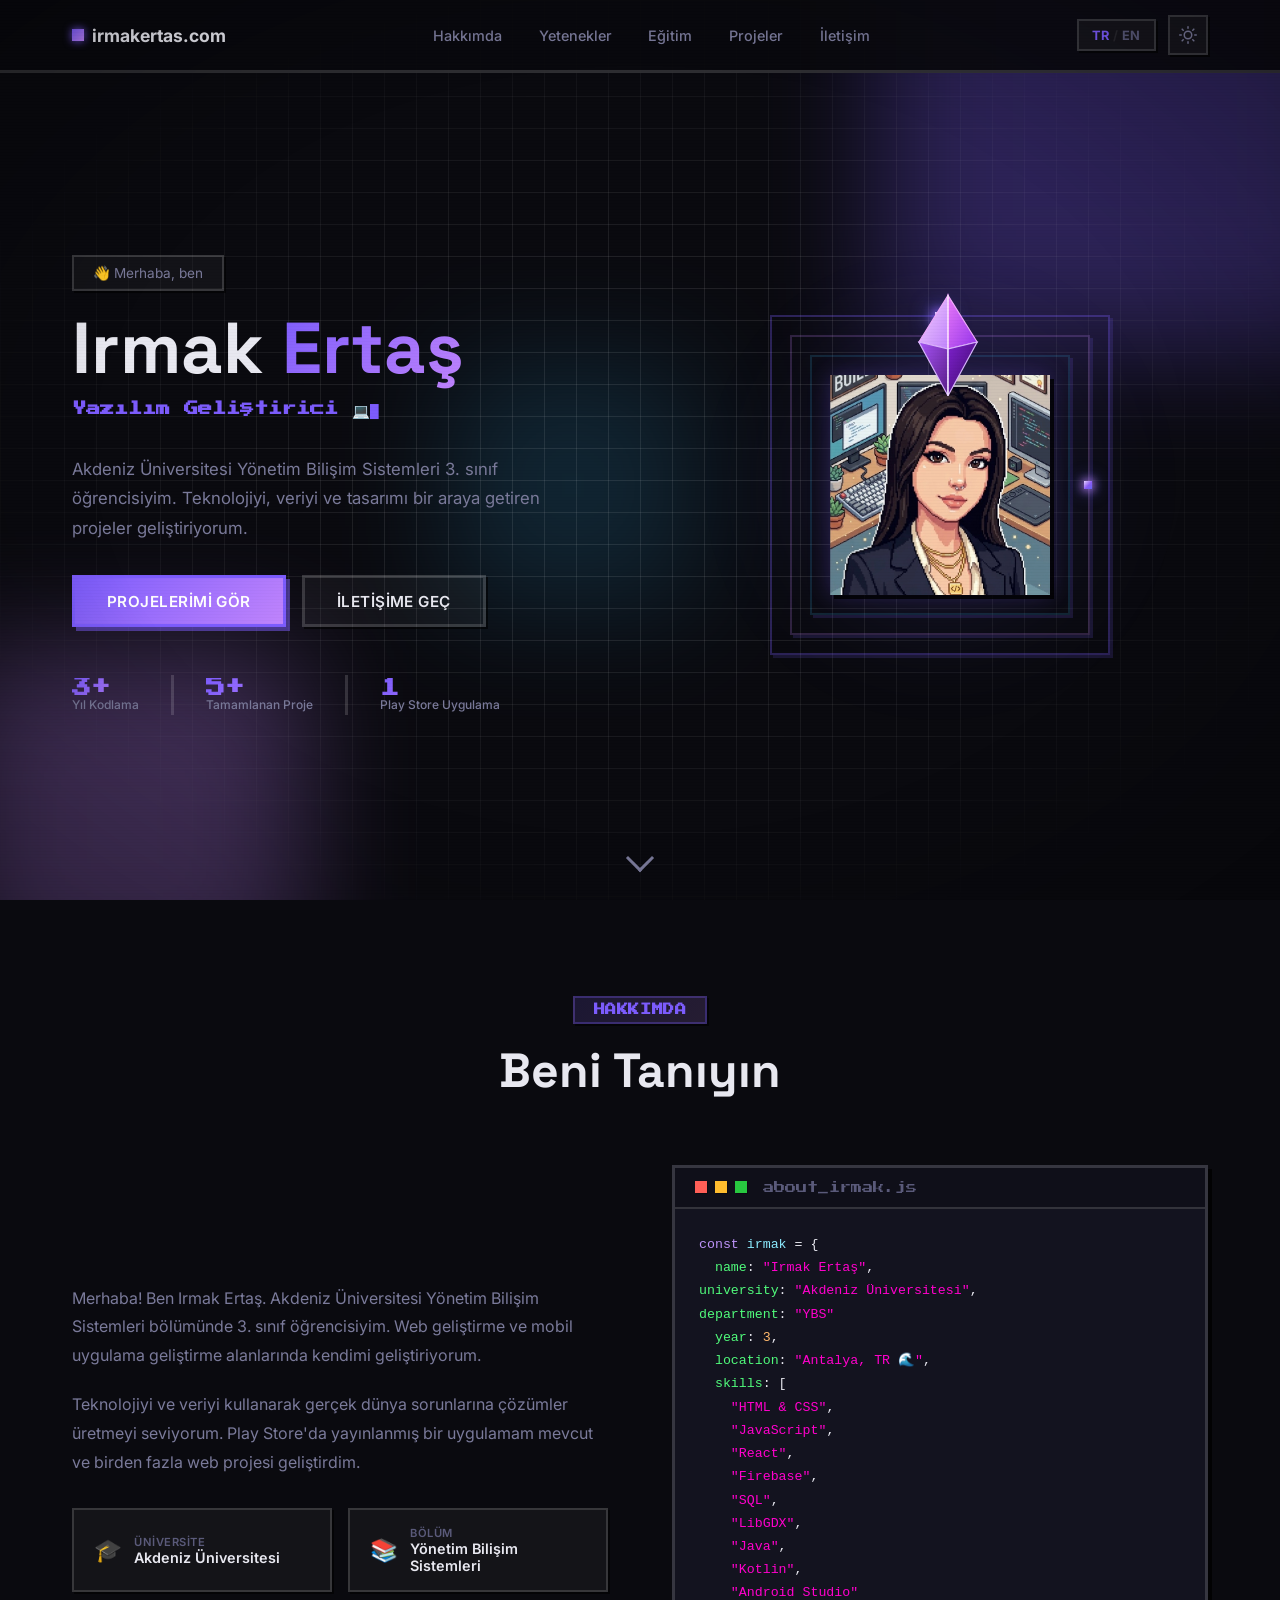
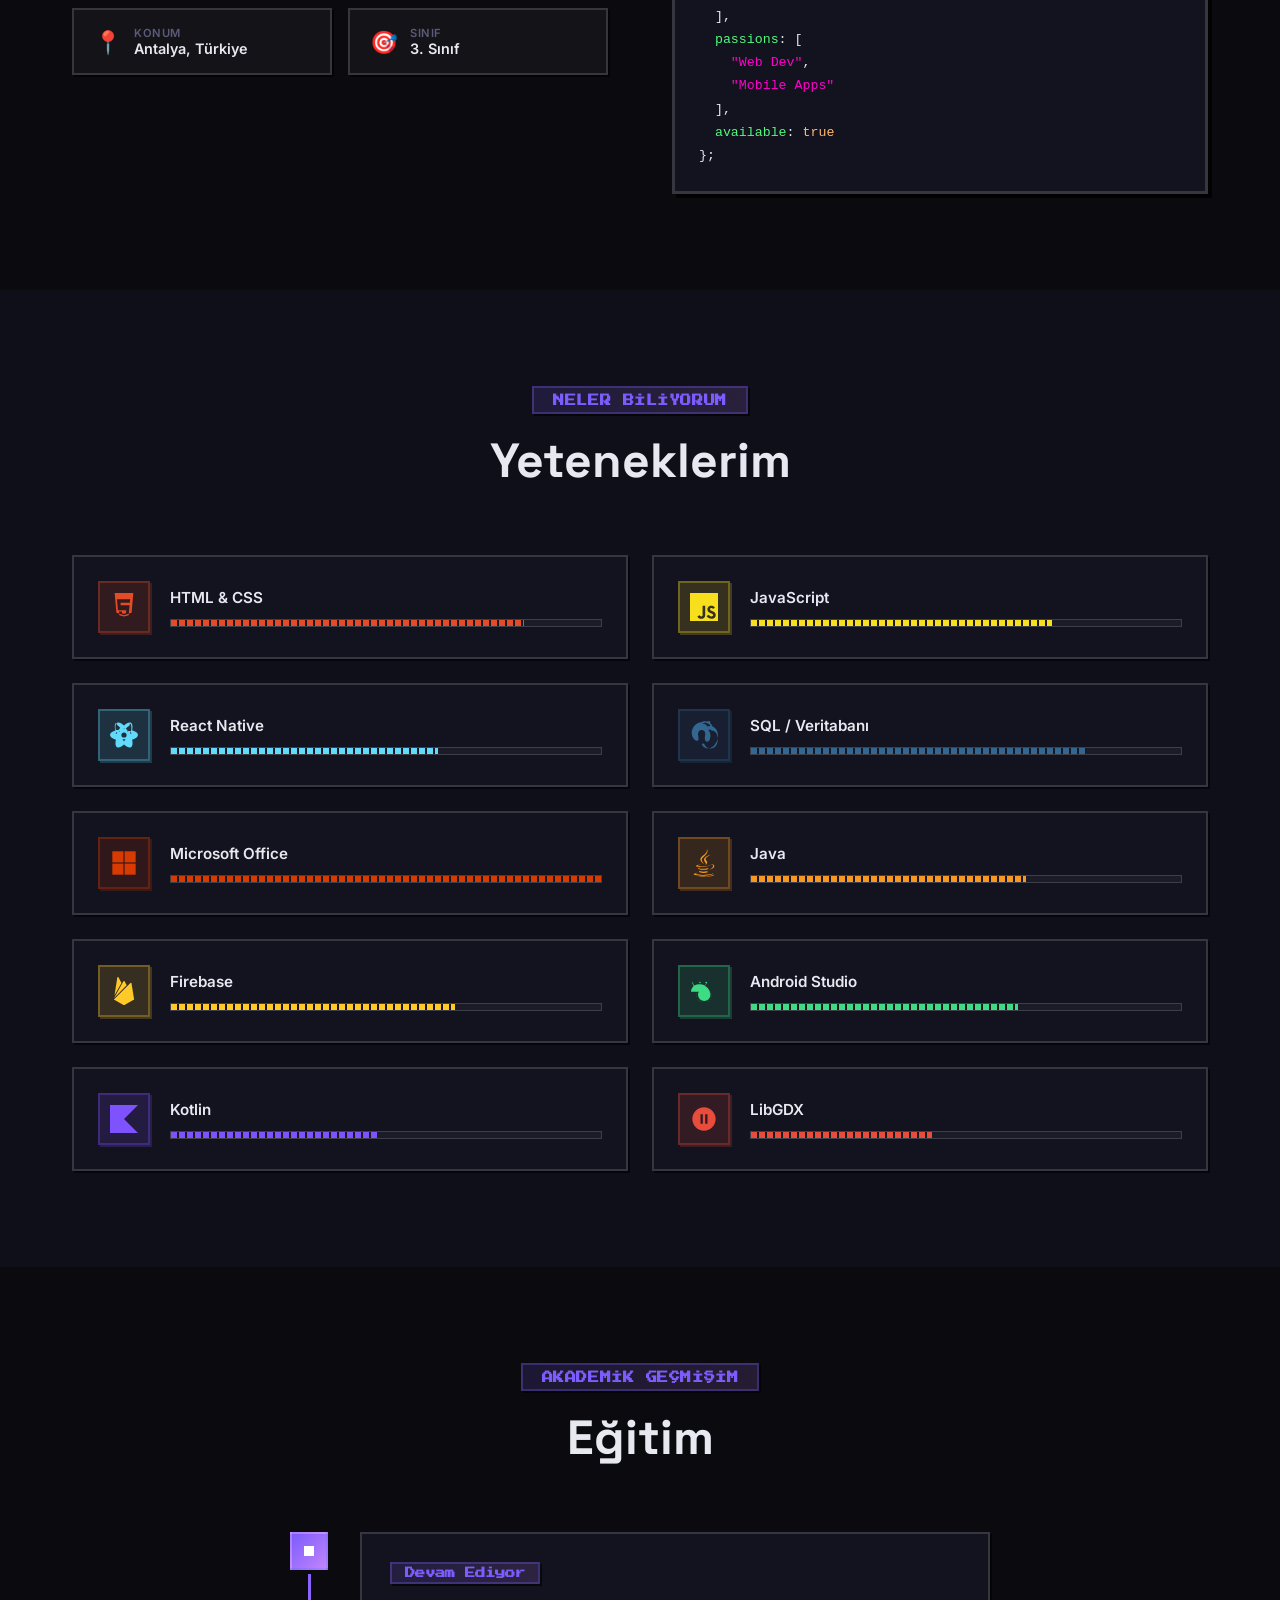
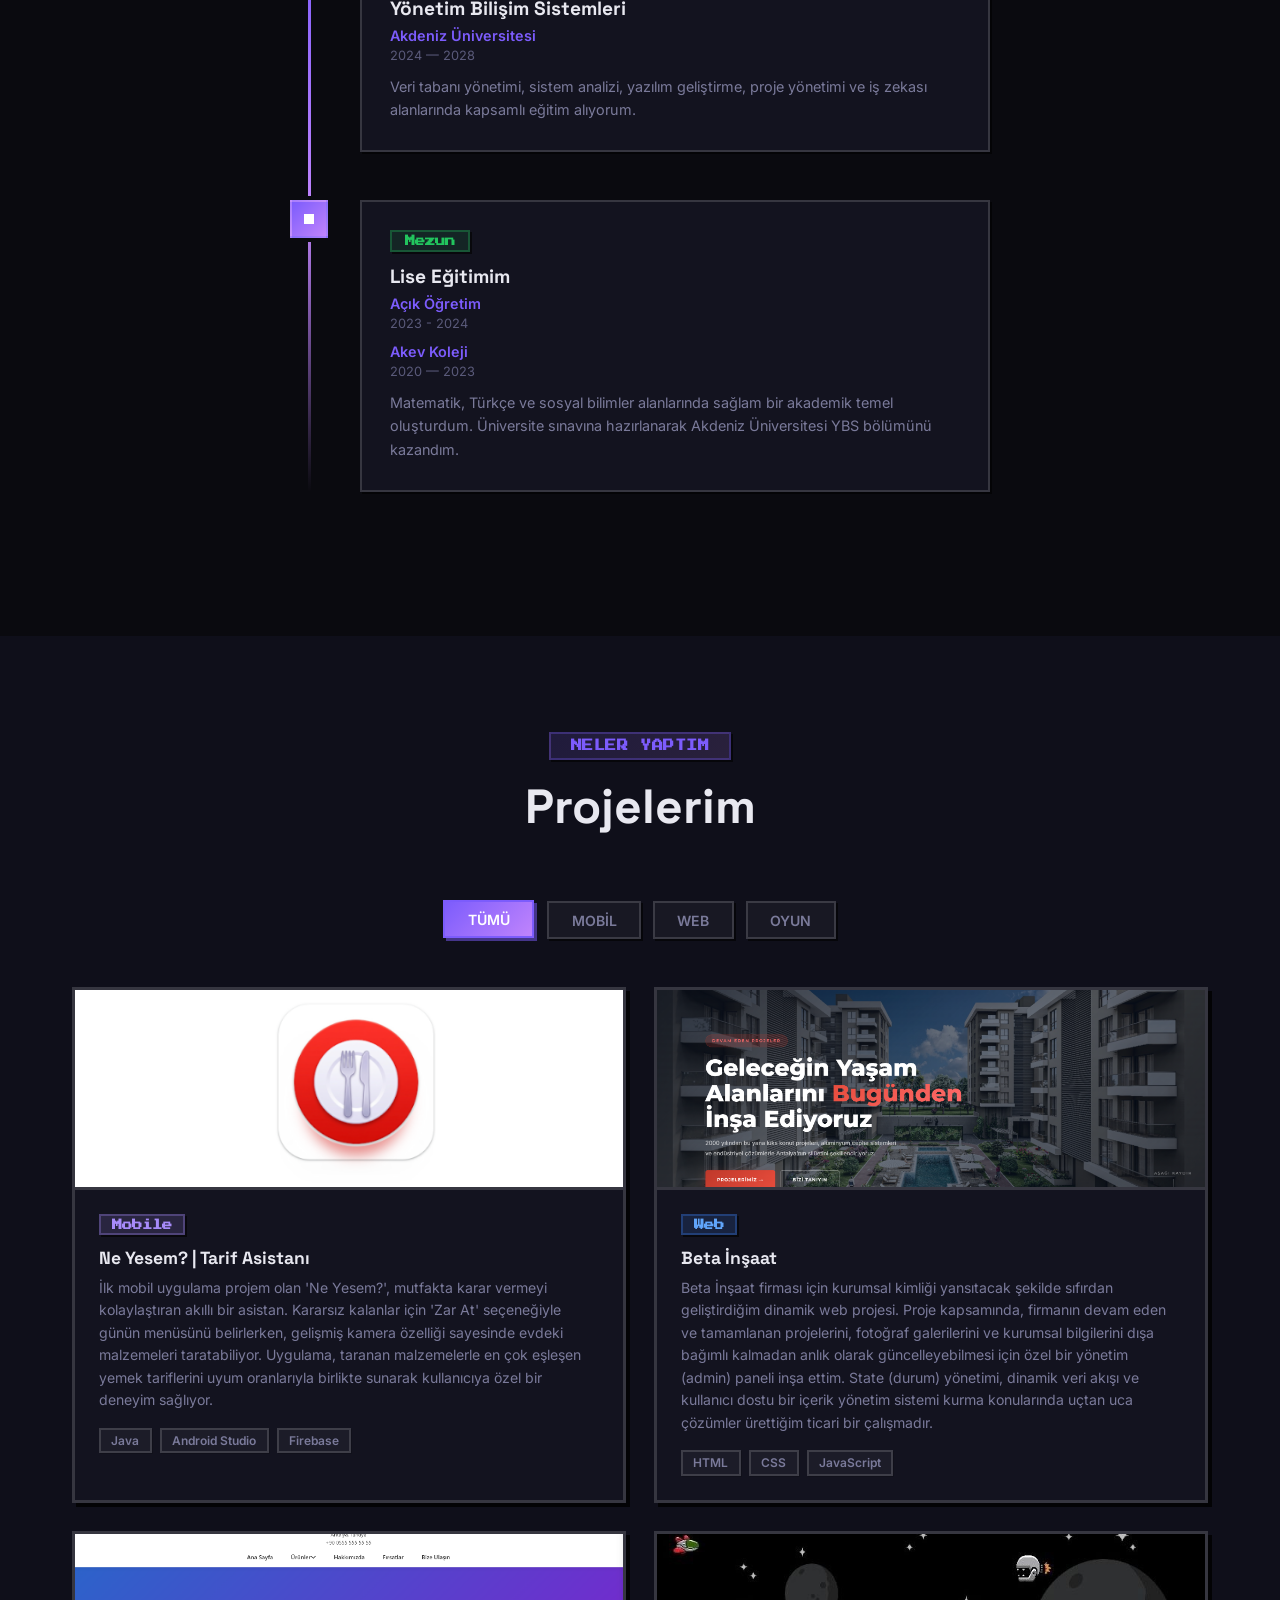
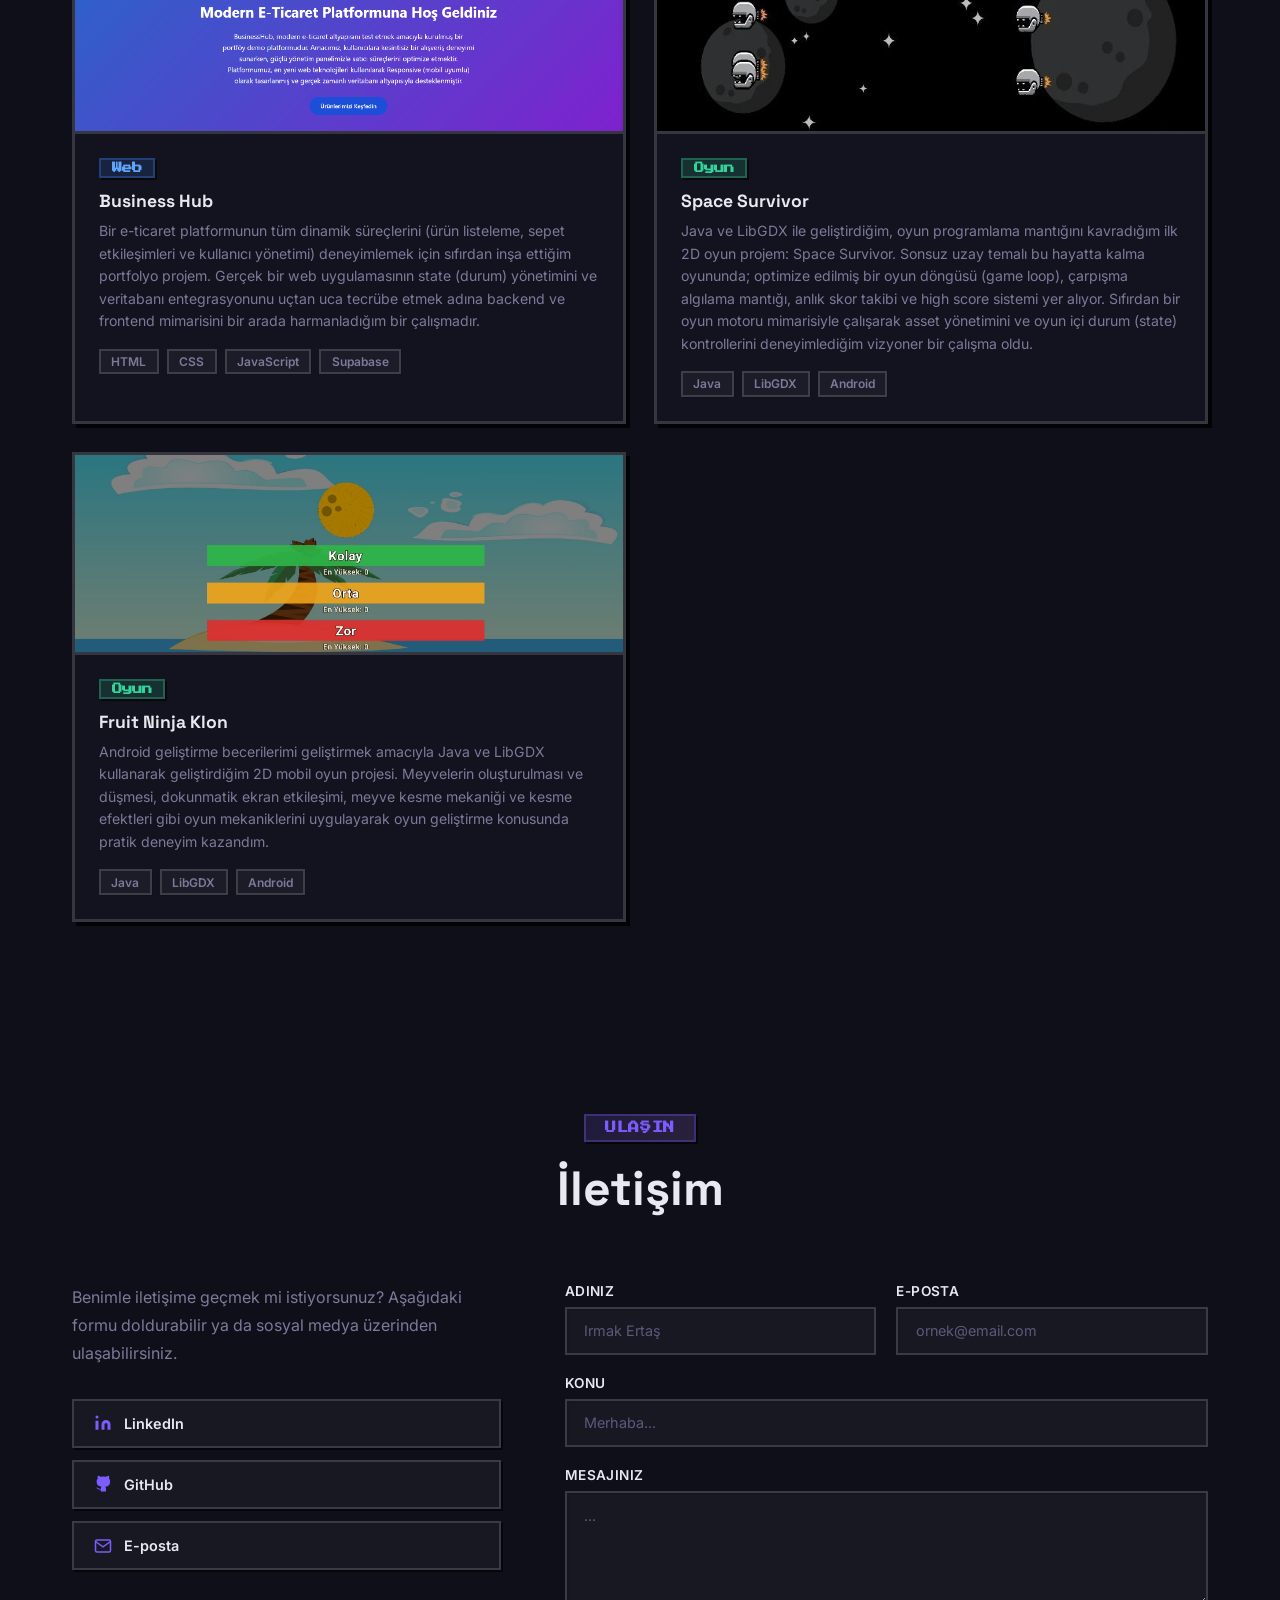
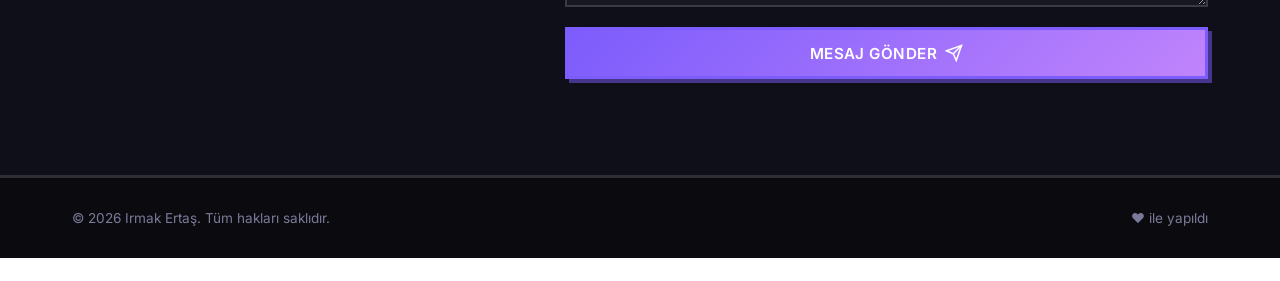
<file: index.html>
<!DOCTYPE html>
<html lang="tr" data-theme="dark">

<head>
  <meta charset="UTF-8" />
  <meta name="viewport" content="width=device-width, initial-scale=1.0" />
  <title>Irmak Ertaş | Portfolio</title>
  <meta name="description"
    content="Akdeniz Üniversitesi Yönetim Bilişim Sistemleri 3. sınıf öğrencisi Irmak Ertaş'ın kişisel portfolio web sitesi." />
  <link rel="preconnect" href="https://fonts.googleapis.com" />
  <link rel="preconnect" href="https://fonts.gstatic.com" crossorigin />
  <link
    href="https://fonts.googleapis.com/css2?family=Inter:wght@300;400;500;600;700;800;900&family=Press+Start+2P&family=Space+Grotesk:wght@400;500;600;700&display=swap"
    rel="stylesheet" />
  <link rel="stylesheet" href="style.css?v=12" />
</head>

<body>

  <!-- ========== NAVBAR ========== -->
  <nav class="navbar" id="navbar">
    <div class="nav-container">
      <a href="#" class="nav-logo">
        <span class="logo-dot"></span>
        <span class="logo-text">irmakertas.com</span>
      </a>
      <ul class="nav-links" id="navLinks">
        <li><a href="#about" data-tr="Hakkımda" data-en="About">Hakkımda</a></li>
        <li><a href="#skills" data-tr="Yetenekler" data-en="Skills">Yetenekler</a></li>
        <li><a href="#education" data-tr="Eğitim" data-en="Education">Eğitim</a></li>
        <li><a href="#projects" data-tr="Projeler" data-en="Projects">Projeler</a></li>
        <li><a href="#contact" data-tr="İletişim" data-en="Contact">İletişim</a></li>
      </ul>
      <div class="nav-controls">
        <!-- Language Toggle -->
        <button class="lang-toggle" id="langToggle" aria-label="Language toggle" title="Change language">
          <span class="lang-active" id="langLabel">TR</span>
          <span class="lang-divider">/</span>
          <span class="lang-inactive">EN</span>
        </button>
        <!-- Theme Toggle -->
        <button class="theme-toggle" id="themeToggle" aria-label="Toggle theme">
          <svg class="sun-icon" xmlns="http://www.w3.org/2000/svg" viewBox="0 0 24 24" fill="none" stroke="currentColor"
            stroke-width="2" stroke-linecap="round" stroke-linejoin="round">
            <circle cx="12" cy="12" r="5" />
            <line x1="12" y1="1" x2="12" y2="3" />
            <line x1="12" y1="21" x2="12" y2="23" />
            <line x1="4.22" y1="4.22" x2="5.64" y2="5.64" />
            <line x1="18.36" y1="18.36" x2="19.78" y2="19.78" />
            <line x1="1" y1="12" x2="3" y2="12" />
            <line x1="21" y1="12" x2="23" y2="12" />
            <line x1="4.22" y1="19.78" x2="5.64" y2="18.36" />
            <line x1="18.36" y1="5.64" x2="19.78" y2="4.22" />
          </svg>
          <svg class="moon-icon" xmlns="http://www.w3.org/2000/svg" viewBox="0 0 24 24" fill="none"
            stroke="currentColor" stroke-width="2" stroke-linecap="round" stroke-linejoin="round">
            <path d="M21 12.79A9 9 0 1 1 11.21 3 7 7 0 0 0 21 12.79z" />
          </svg>
        </button>
        <!-- Hamburger -->
        <button class="hamburger" id="hamburger" aria-label="Menu">
          <span></span><span></span><span></span>
        </button>
      </div>
    </div>
  </nav>

  <!-- ========== HERO ========== -->
  <section class="hero" id="home">
    <div class="hero-bg">
      <div class="hero-orb orb-1"></div>
      <div class="hero-orb orb-2"></div>
      <div class="hero-orb orb-3"></div>
      <div class="grid-overlay"></div>
    </div>
    <div class="hero-container">
      <div class="hero-content">
        <div class="hero-badge" data-tr="👋 Merhaba, ben" data-en="👋 Hello, I'm">👋 Merhaba, ben</div>
        <h1 class="hero-name">Irmak <span class="gradient-text">Ertaş</span></h1>
        <div class="hero-typewriter">
          <span id="typewriter-text"></span><span class="cursor">█</span>
        </div>
        <p class="hero-desc"
          data-tr="Akdeniz Üniversitesi Yönetim Bilişim Sistemleri 3. sınıf öğrencisiyim. Teknolojiyi, veriyi ve tasarımı bir araya getiren projeler geliştiriyorum."
          data-en="I'm a 3rd year Management Information Systems student at Akdeniz University, building projects that blend technology, data, and design.">
          Akdeniz Üniversitesi Yönetim Bilişim Sistemleri 3. sınıf öğrencisiyim. Teknolojiyi, veriyi ve tasarımı bir
          araya getiren projeler geliştiriyorum.
        </p>
        <div class="hero-buttons">
          <a href="#projects" class="btn btn-primary" data-tr="Projelerimi Gör" data-en="View My Projects">Projelerimi
            Gör</a>
          <a href="#contact" class="btn btn-secondary" data-tr="İletişime Geç" data-en="Get In Touch">İletişime Geç</a>
        </div>
        <div class="hero-stats">
          <div class="stat-item">
            <span class="stat-num">3+</span>
            <span class="stat-label" data-tr="Yıl Kodlama" data-en="Years Coding">Yıl Kodlama</span>
          </div>
          <div class="stat-divider"></div>
          <div class="stat-item">
            <span class="stat-num">5+</span>
            <span class="stat-label" data-tr="Tamamlanan Proje" data-en="Projects Done">Tamamlanan Proje</span>
          </div>
          <div class="stat-divider"></div>
          <div class="stat-item">
            <span class="stat-num">1</span>
            <span class="stat-label" data-tr="Play Store Uygulama" data-en="Play Store App">Play Store Uygulama</span>
          </div>
        </div>
      </div>
      <div class="hero-visual">
        <div class="avatar-wrapper">
          <!-- 3D Glowing & Blinking Sims Mor Plumbob -->
          <div class="plumbob-wrapper">
            <div class="plumbob-3d">
              <svg class="plumbob-svg" viewBox="0 0 60 90" xmlns="http://www.w3.org/2000/svg">
                <defs>
                  <linearGradient id="pbTopLeft" x1="0%" y1="0%" x2="100%" y2="100%">
                    <stop offset="0%" stop-color="#f5d0fe" />
                    <stop offset="100%" stop-color="#c084fc" />
                  </linearGradient>
                  <linearGradient id="pbTopRight" x1="0%" y1="0%" x2="100%" y2="100%">
                    <stop offset="0%" stop-color="#e879f9" />
                    <stop offset="100%" stop-color="#9333ea" />
                  </linearGradient>
                  <linearGradient id="pbBotLeft" x1="0%" y1="0%" x2="100%" y2="100%">
                    <stop offset="0%" stop-color="#a855f7" />
                    <stop offset="100%" stop-color="#581c87" />
                  </linearGradient>
                  <linearGradient id="pbBotRight" x1="0%" y1="0%" x2="100%" y2="100%">
                    <stop offset="0%" stop-color="#7e22ce" />
                    <stop offset="100%" stop-color="#3b0764" />
                  </linearGradient>
                </defs>
                <!-- 3D Facets -->
                <polygon points="30,2 5,42 30,48" fill="url(#pbTopLeft)" stroke="#f0abfc" stroke-width="1" />
                <polygon points="30,2 55,42 30,48" fill="url(#pbTopRight)" stroke="#f0abfc" stroke-width="1" />
                <polygon points="30,88 5,42 30,48" fill="url(#pbBotLeft)" stroke="#d8b4fe" stroke-width="1" />
                <polygon points="30,88 55,42 30,48" fill="url(#pbBotRight)" stroke="#d8b4fe" stroke-width="1" />
                <line x1="30" y1="2" x2="30" y2="88" stroke="#ffffff" stroke-width="1.5" opacity="0.6" />
              </svg>
            </div>
            <div class="plumbob-light-beam"></div>
          </div>
          <div class="avatar-glow"></div>
          <div class="avatar-ring ring-1">
            <span class="orbit-dot dot-1"></span>
          </div>
          <div class="avatar-ring ring-2">
            <span class="orbit-dot dot-2"></span>
          </div>
          <div class="avatar-ring ring-3"></div>
          <div class="avatar-img-container popout-container">
            <div class="popout-circle"></div>
            <div class="popout-body-wrap">
              <img src="assets/profile.jpg" alt="Irmak Ertaş" class="popout-img" />
            </div>
          </div>
        </div>
      </div>
    </div>
    <div class="scroll-indicator">
      <div class="scroll-arrow"></div>
    </div>
  </section>

  <!-- ========== ABOUT ========== -->
  <section class="section" id="about">
    <div class="container">
      <div class="section-header">
        <span class="section-tag" data-tr="Hakkımda" data-en="About Me">Hakkımda</span>
        <h2 class="section-title" data-tr="Beni Tanıyın" data-en="Get to Know Me">Beni <span
            class="gradient-text">Tanıyın</span></h2>
      </div>
      <div class="about-grid">
        <div class="about-text">
          <p data-tr="Merhaba! Ben Irmak Ertaş. Akdeniz Üniversitesi Yönetim Bilişim Sistemleri bölümünde 3. sınıf öğrencisiyim. Web geliştirme ve mobil uygulama geliştirme alanlarında kendimi geliştiriyorum."
            data-en="Hi! I'm Irmak Ertaş. I'm a 3rd year Management Information Systems student at Akdeniz University. I'm developing myself in web development, and mobile app development.">
            Merhaba! Ben Irmak Ertaş. Akdeniz Üniversitesi Yönetim Bilişim Sistemleri bölümünde 3. sınıf öğrencisiyim.
            Web geliştirme ve mobil uygulama geliştirme alanlarında kendimi geliştiriyorum.
          </p>
          <p data-tr="Teknolojiyi ve veriyi kullanarak gerçek dünya sorunlarına çözümler üretmeyi seviyorum. Play Store'da yayınlanmış bir uygulamam mevcut ve birden fazla web projesi geliştirdim."
            data-en="I love using technology and data to solve real-world problems. I have a published app on the Play Store and have developed multiple web projects.">
            Teknolojiyi ve veriyi kullanarak gerçek dünya sorunlarına çözümler üretmeyi seviyorum. Play Store'da
            yayınlanmış bir uygulamam mevcut ve birden fazla web projesi geliştirdim.
          </p>
          <p data-tr="" data-en="">

          </p>
          <div class="about-info-cards">
            <div class="info-card">
              <span class="info-icon">🎓</span>
              <div>
                <span class="info-label" data-tr="Üniversite" data-en="University">Üniversite</span>
                <span class="info-value">Akdeniz Üniversitesi</span>
              </div>
            </div>
            <div class="info-card">
              <span class="info-icon">📚</span>
              <div>
                <span class="info-label" data-tr="Bölüm" data-en="Department">Bölüm</span>
                <span class="info-value" data-tr="Yönetim Bilişim Sistemleri"
                  data-en="Management Information Systems">Yönetim Bilişim Sistemleri</span>
              </div>
            </div>
            <div class="info-card">
              <span class="info-icon">📍</span>
              <div>
                <span class="info-label" data-tr="Konum" data-en="Location">Konum</span>
                <span class="info-value">Antalya, Türkiye</span>
              </div>
            </div>
            <div class="info-card">
              <span class="info-icon">🎯</span>
              <div>
                <span class="info-label" data-tr="Sınıf" data-en="Year">Sınıf</span>
                <span class="info-value" data-tr="3. Sınıf" data-en="3rd Year">3. Sınıf</span>
              </div>
            </div>
          </div>
        </div>
        <div class="about-card-visual">
          <div class="code-card">
            <div class="code-header">
              <span class="code-dot red"></span>
              <span class="code-dot yellow"></span>
              <span class="code-dot green"></span>
              <span class="code-filename">about_irmak.js</span>
            </div>
            <pre class="code-body"><code><span class="c-purple">const</span> <span class="c-blue">irmak</span> = {
  <span class="c-green">name</span>: <span class="c-pink">"Irmak Ertaş"</span>,
<span class="c-green">university</span>: <span class="c-pink" data-tr="&quot;Akdeniz Üniversitesi&quot;" data-en="&quot;Akdeniz University&quot;">"Akdeniz Üniversitesi"</span>,
<span class="c-green">department</span>: <span class="c-pink" data-tr="&quot;YBS&quot;" data-en="&quot;MIS&quot;">"YBS"</span>
  <span class="c-green">year</span>: <span class="c-orange">3</span>,
  <span class="c-green">location</span>: <span class="c-pink">"Antalya, TR 🌊"</span>,
  <span class="c-green">skills</span>: [
    <span class="c-pink">"HTML & CSS"</span>,
    <span class="c-pink">"JavaScript"</span>,
    <span class="c-pink">"React"</span>,
    <span class="c-pink">"Firebase"</span>,
    <span class="c-pink">"SQL"</span>,
    <span class="c-pink">"LibGDX"</span>,
    <span class="c-pink">"Java"</span>,
    <span class="c-pink">"Kotlin"</span>,
    <span class="c-pink">"Android Studio"</span>
  ],
  <span class="c-green">passions</span>: [
    <span class="c-pink">"Web Dev"</span>,
    <span class="c-pink">"Mobile Apps"</span>
  ],
  <span class="c-green">available</span>: <span class="c-orange">true</span>
};</code></pre>
          </div>
        </div>
      </div>
    </div>
  </section>

  <!-- ========== SKILLS ========== -->
  <section class="section section-alt" id="skills">
    <div class="container">
      <div class="section-header">
        <span class="section-tag" data-tr="Neler Biliyorum" data-en="What I Know">Neler Biliyorum</span>
        <h2 class="section-title" data-tr="Yeteneklerim" data-en="My Skills">Yetene<span
            class="gradient-text">klerim</span></h2>
      </div>
      <div class="skills-grid">

        <!-- HTML & CSS — 3 proje, temel web, güçlü -->
        <div class="skill-card">
          <div class="skill-icon-wrap" style="--c:#e34c26">
            <svg viewBox="0 0 24 24" fill="currentColor">
              <path
                d="M4 0l1.5 17 6.5 2 6.5-2L20 0H4zm13.3 5.3l-.3 3H9l.2 2.3h7.6l-.8 8.5-4 1.1-4-1.1-.3-3.3h2.5l.1 1.5 1.7.5 1.7-.5.2-2.5H6.8L6 5.3h11.3z" />
            </svg>
          </div>
          <div class="skill-info">
            <div class="skill-name-row">
              <span class="skill-name">HTML &amp; CSS</span>
            </div>
            <div class="skill-bar">
              <div class="skill-fill" style="--pct:82%;--c:#e34c26"></div>
            </div>
          </div>
        </div>

        <!-- JavaScript — 3 proje -->
        <div class="skill-card">
          <div class="skill-icon-wrap" style="--c:#f7df1e">
            <svg viewBox="0 0 24 24" fill="currentColor">
              <path
                d="M0 0h24v24H0V0zm22.034 18.276c-.175-1.095-.888-2.015-3.003-2.873-.736-.345-1.554-.585-1.797-1.14-.091-.33-.105-.51-.046-.705.15-.646.915-.84 1.515-.66.39.12.75.42.976.9 1.034-.676 1.034-.676 1.755-1.125-.27-.42-.404-.601-.586-.78-.63-.705-1.469-1.065-2.834-1.034l-.705.089c-.676.165-1.32.525-1.71 1.005-1.14 1.291-.811 3.541.569 4.471 1.365 1.02 3.361 1.244 3.616 2.205.24 1.17-.87 1.545-1.966 1.41-.811-.18-1.26-.586-1.755-1.336l-1.83 1.051c.21.48.45.689.81 1.109 1.74 1.756 6.09 1.666 6.871-1.004.029-.09.24-.705.074-1.65l.046.067zm-8.983-7.245h-2.248c0 1.938-.009 3.864-.009 5.805 0 1.232.063 2.363-.138 2.711-.33.689-1.18.601-1.566.48-.396-.196-.597-.466-.83-.855-.063-.105-.11-.196-.127-.196l-1.825 1.125c.305.63.75 1.172 1.324 1.517.855.51 2.004.675 3.207.405.783-.226 1.458-.691 1.811-1.411.51-.93.402-2.07.397-3.346.012-2.054 0-4.109 0-6.179l.004-.056z" />
            </svg>
          </div>
          <div class="skill-info">
            <div class="skill-name-row">
              <span class="skill-name">JavaScript</span>
            </div>
            <div class="skill-bar">
              <div class="skill-fill" style="--pct:70%;--c:#f7df1e"></div>
            </div>
          </div>
        </div>

        <!-- React Native — 3 proje -->
        <div class="skill-card">
          <div class="skill-icon-wrap" style="--c:#61dafb">
            <svg viewBox="0 0 24 24" fill="currentColor">
              <path
                d="M14.23 12.004a2.236 2.236 0 0 1-2.235 2.236 2.236 2.236 0 0 1-2.236-2.236 2.236 2.236 0 0 1 2.235-2.236 2.236 2.236 0 0 1 2.236 2.236zm2.648-10.69c-1.346 0-3.107.96-4.888 2.622-1.78-1.653-3.542-2.602-4.887-2.602-.41 0-.783.093-1.106.278-1.375.793-1.683 3.264-.973 6.365C1.98 8.917 0 10.42 0 12.004c0 1.59 1.99 3.097 5.043 4.03-.704 3.113-.39 5.588.988 6.38.32.187.69.275 1.102.275 1.345 0 3.107-.96 4.888-2.624 1.78 1.654 3.542 2.603 4.887 2.603.41 0 .783-.09 1.106-.275 1.374-.792 1.683-3.263.973-6.365C22.02 15.096 24 13.59 24 12.004c0-1.59-1.99-3.097-5.043-4.032.704-3.11.39-5.587-.988-6.38-.318-.184-.688-.277-1.092-.278zm-.005 1.09c.735 0 1.445.416 1.445 3.354 0 .92-.108 1.937-.311 2.993a18.85 18.85 0 0 0-.427-.064 30.19 30.19 0 0 0-.951-.096 29.23 29.23 0 0 0-1.463-.058c-.468-.713-.962-1.4-1.487-2.046.553-.558 1.097-1.06 1.617-1.489 1.036-.861 1.99-1.594 1.577-1.594zm-10.56 0c-.413 0-.76.222-.76.22 0 0 .54.733 1.577 1.594.52.43 1.064.931 1.617 1.49-.525.645-1.02 1.332-1.487 2.044-.525.015-1.008.038-1.463.059-.318.014-.638.034-.951.096a18.85 18.85 0 0 0-.427.064c-.203-1.056-.31-2.073-.31-2.993 0-2.938.71-3.354 1.445-3.354zm5.307 3.99c.289.003.578.013.865.027a29.41 29.41 0 0 1 .77.066 23.6 23.6 0 0 1-.771.066 29.41 29.41 0 0 1-.864.027zm3.483 1.648a32.23 32.23 0 0 1 .627 1.127c-.206.016-.414.03-.624.042a35.7 35.7 0 0 0-.003-1.17zm-6.966 0c0 .392-.003.784 0 1.17-.21-.012-.418-.026-.624-.042.182-.38.393-.757.624-1.128zm9.726 1.584c.186.352.36.705.52 1.056a20.01 20.01 0 0 1-.874.256c-.17-.356-.35-.71-.541-1.06.31-.083.607-.166.895-.252zm-12.485 0c.288.086.585.169.895.252-.19.35-.37.704-.54 1.06a20.01 20.01 0 0 1-.874-.256c.16-.351.334-.704.52-1.056zM12 15.71c.438 0 .869-.012 1.294-.034-.416.672-.84 1.28-1.294 1.8-.454-.52-.878-1.128-1.294-1.8.425.022.856.034 1.294.034z" />
            </svg>
          </div>
          <div class="skill-info">
            <div class="skill-name-row">
              <span class="skill-name">React Native</span>
            </div>
            <div class="skill-bar">
              <div class="skill-fill" style="--pct:62%;--c:#61dafb"></div>
            </div>
          </div>
        </div>

        <!-- SQL — YBS öğrencisi, ders + proje -->
        <div class="skill-card">
          <div class="skill-icon-wrap" style="--c:#336791">
            <svg viewBox="0 0 24 24" fill="currentColor">
              <path
                d="M17.128 0a10.134 10.134 0 0 0-2.755.403l-.063.02A10.922 10.922 0 0 0 12.6.258C11.422.238 10.41.524 9.594 1.101L9.5 1.166C7.5 1.35 5.633 2.295 4.24 3.646 2.495 5.38 1.52 7.624 1.47 9.94c-.055 2.048.52 3.874 1.662 5.272.59.72 1.613 1.58 2.7 1.728.438.07.81-.04 1.08-.298a.87.87 0 0 0 .35-.598l.008-.078c.118-1.286-.044-2.187-.186-3.006-.11-.632-.21-1.226-.18-1.924.072-1.816 1.42-3.23 3.026-3.23.37 0 .744.07 1.106.202 1.03.381 1.754 1.283 1.95 2.374.14.779.067 1.54-.09 2.18-.312 1.24-.343 2.335-.104 3.355.09.37.318 1.2 1.102 1.588.44.22.91.27 1.36.15.775-.21 1.36-.89 1.77-2.016.343-.958.507-2.03.507-3.26 0-1.466-.39-2.82-1.11-3.82a5.077 5.077 0 0 0-.925-1.002c.326-.024.66-.035 1-.035.877 0 1.743.126 2.58.375 3.04.892 4.75 3.597 4.75 7.55 0 1.84-.364 3.5-1.05 4.84-.617 1.215-1.48 2.14-2.52 2.712a5.18 5.18 0 0 1-2.604.666c-1.26 0-2.516-.463-3.586-1.302-.83-.648-1.428-1.46-1.753-2.406l-.114-.335-.328-.127a3.31 3.31 0 0 0-.637-.164c-.265-.04-.5-.013-.66.076-.225.125-.325.37-.275.656.11.633.455 1.22 1.007 1.745 1.136 1.077 2.656 1.656 4.276 1.656.757 0 1.532-.145 2.264-.432 1.132-.44 2.165-1.21 2.99-2.233C23.59 17.086 24 15.2 24 13.08c0-2.57-.61-4.665-1.815-6.172C20.967 5.36 19.304 4.37 17.128 4.37a7.79 7.79 0 0 0-2.082.28 6.085 6.085 0 0 0-2.95-2.197 6.8 6.8 0 0 0-1.64-.405c.37-.196.776-.34 1.214-.427.723-.143 1.48-.143 2.198-.005 1.263.243 2.37.87 3.194 1.815.835.96 1.29 2.225 1.29 3.64 0 .45-.044.898-.13 1.333a4.15 4.15 0 0 1 .56-.037c.263 0 .52.022.77.065a8.45 8.45 0 0 0 .085-.898c.04-.658.006-1.29-.098-1.874-.26-1.475-1.025-2.73-2.205-3.63A6.67 6.67 0 0 0 17.128 0z" />
            </svg>
          </div>
          <div class="skill-info">
            <div class="skill-name-row">
              <span class="skill-name">SQL / Veritabanı</span>
            </div>
            <div class="skill-bar">
              <div class="skill-fill" style="--pct:78%;--c:#336791"></div>
            </div>
          </div>
        </div>

        <!-- Microsoft Office — YBS öğrencisi, aktif kullanım -->
        <div class="skill-card">
          <div class="skill-icon-wrap" style="--c:#d83b01">
            <svg viewBox="0 0 24 24" fill="currentColor">
              <rect x="2" y="2" width="9.5" height="9.5" />
              <rect x="12.5" y="2" width="9.5" height="9.5" />
              <rect x="2" y="12.5" width="9.5" height="9.5" />
              <rect x="12.5" y="12.5" width="9.5" height="9.5" />
            </svg>
          </div>
          <div class="skill-info">
            <div class="skill-name-row">
              <span class="skill-name">Microsoft Office</span>
            </div>
            <div class="skill-bar">
              <div class="skill-fill" style="--pct:100%;--c:#d83b01"></div>
            </div>
          </div>
        </div>

        <!-- Java — 2 proje -->
        <div class="skill-card">
          <div class="skill-icon-wrap" style="--c:#f89820">
            <svg viewBox="0 0 24 24" fill="currentColor">
              <path
                d="M8.851 18.56s-.917.534.653.714c1.902.218 2.874.187 4.969-.211 0 0 .552.346 1.321.646-4.699 2.013-10.633-.118-6.943-1.149M8.276 15.933s-1.028.761.542.924c2.032.209 3.636.227 6.413-.308 0 0 .384.389.987.602-5.679 1.661-12.007.13-7.942-1.218M13.116 11.475c1.158 1.333-.304 2.533-.304 2.533s2.939-1.518 1.589-3.418c-1.261-1.772-2.228-2.652 3.007-5.688 0-.001-8.216 2.051-4.292 6.573M19.33 20.504s.679.559-.747.991c-2.712.822-11.288 1.069-13.669.033-.856-.373.75-.89 1.254-.998.527-.114.828-.093.828-.093-.953-.671-6.156 1.317-2.643 1.887 9.58 1.553 17.462-.7 14.977-1.82M9.292 13.21s-4.362 1.036-1.544 1.412c1.189.159 3.561.123 5.77-.062 1.806-.152 3.618-.477 3.618-.477s-.637.272-1.098.587c-4.429 1.165-12.986.623-10.522-.568 2.082-1.006 3.776-.892 3.776-.892M17.116 17.584c4.503-2.34 2.421-4.589.968-4.285-.355.074-.515.138-.515.138s.132-.207.385-.297c2.875-1.011 5.086 2.981-.928 4.562 0-.001.07-.062.09-.118M14.401 0s2.494 2.494-2.365 6.33c-3.896 3.077-.888 4.832-.001 6.836-2.274-2.053-3.943-3.858-2.824-5.539 1.644-2.469 6.197-3.665 5.19-7.627M9.734 23.924c4.322.277 10.959-.153 11.116-2.198 0 0-.302.775-3.572 1.391-3.688.694-8.239.613-10.937.168 0-.001.553.457 3.393.639" />
            </svg>
          </div>
          <div class="skill-info">
            <div class="skill-name-row">
              <span class="skill-name">Java</span>
            </div>
            <div class="skill-bar">
              <div class="skill-fill" style="--pct:64%;--c:#f89820"></div>
            </div>
          </div>
        </div>

        <!-- Firebase — 3 proje -->
        <div class="skill-card">
          <div class="skill-icon-wrap" style="--c:#FFCA28">
            <svg viewBox="0 0 24 24" fill="currentColor">
              <path
                d="M3.89 15.672L6.255.461A.542.542 0 0 1 7.27.288l2.543 4.771zm16.794 3.692l-2.25-14a.54.54 0 0 0-.919-.295L3.316 19.365l7.856 4.427a1.621 1.621 0 0 0 1.588 0zM14.3 7.147l-1.82-3.482a.542.542 0 0 0-.96 0L3.53 17.984z" />
            </svg>
          </div>
          <div class="skill-info">
            <div class="skill-name-row">
              <span class="skill-name">Firebase</span>
            </div>
            <div class="skill-bar">
              <div class="skill-fill" style="--pct:66%;--c:#FFCA28"></div>
            </div>
          </div>
        </div>

        <!-- Android Studio — 2 proje -->
        <div class="skill-card">
          <div class="skill-icon-wrap" style="--c:#3DDC84">
            <svg viewBox="0 0 24 24" fill="currentColor">
              <path
                d="M17.523 15.341a5.322 5.322 0 0 1-5.321 5.322 5.322 5.322 0 0 1-5.321-5.322 5.322 5.322 0 0 1 5.321-5.322 5.322 5.322 0 0 1 5.321 5.322zm1.338 0a6.66 6.66 0 0 0-6.659-6.66 6.66 6.66 0 0 0-6.66 6.66 6.66 6.66 0 0 0 6.66 6.659 6.66 6.66 0 0 0 6.659-6.659zm-13.32 0c0-3.677 2.983-6.66 6.66-6.66s6.66 2.983 6.66 6.66-2.983 6.659-6.66 6.659-6.66-2.982-6.66-6.659zM3.152 7.531L1.6 4.786a.268.268 0 0 1 .099-.366.268.268 0 0 1 .366.099l1.572 2.722a9.615 9.615 0 0 1 4.534-1.131 9.628 9.628 0 0 1 4.535 1.13l1.57-2.72a.267.267 0 0 1 .366-.1.267.267 0 0 1 .099.366L12.79 7.53a9.496 9.496 0 0 1 4.42 5.19H.774a9.495 9.495 0 0 1 2.378-5.189zm6.02-2.842a.66.66 0 0 1-.659.66.66.66 0 0 1-.66-.66.66.66 0 0 1 .66-.659.66.66 0 0 1 .659.66zm5.321 0a.66.66 0 0 1-.659.66.66.66 0 0 1-.659-.66.66.66 0 0 1 .659-.659.66.66 0 0 1 .659.66z" />
            </svg>
          </div>
          <div class="skill-info">
            <div class="skill-name-row">
              <span class="skill-name">Android Studio</span>
            </div>
            <div class="skill-bar">
              <div class="skill-fill" style="--pct:62%;--c:#3DDC84"></div>
            </div>
          </div>
        </div>

        <!-- Kotlin — 1 proje -->
        <div class="skill-card">
          <div class="skill-icon-wrap" style="--c:#7F52FF">
            <svg viewBox="0 0 24 24" fill="currentColor">
              <path d="M24 24H0V0h24L12 12z" />
            </svg>
          </div>
          <div class="skill-info">
            <div class="skill-name-row">
              <span class="skill-name">Kotlin</span>
            </div>
            <div class="skill-bar">
              <div class="skill-fill" style="--pct:48%;--c:#7F52FF"></div>
            </div>
          </div>
        </div>

        <!-- LibGDX — 1 proje -->
        <div class="skill-card">
          <div class="skill-icon-wrap" style="--c:#e74c3c">
            <svg viewBox="0 0 24 24" fill="currentColor">
              <path
                d="M12 2C6.48 2 2 6.48 2 12s4.48 10 10 10 10-4.48 10-10S17.52 2 12 2zm-1 14H9V8h2v8zm4 0h-2V8h2v8z" />
            </svg>
          </div>
          <div class="skill-info">
            <div class="skill-name-row">
              <span class="skill-name">LibGDX</span>
            </div>
            <div class="skill-bar">
              <div class="skill-fill" style="--pct:42%;--c:#e74c3c"></div>
            </div>
          </div>
        </div>

      </div>
    </div>
  </section>




  <!-- ========== EDUCATION ========== -->
  <section class="section" id="education">
    <div class="container">
      <div class="section-header">
        <span class="section-tag" data-tr="Akademik Geçmişim" data-en="Academic Background">Akademik Geçmişim</span>
        <h2 class="section-title" data-tr="Eğitim" data-en="Education">Eğitim<span class="gradient-text"></span></h2>
      </div>
      <div class="timeline">
        <div class="timeline-item">
          <div class="timeline-dot"></div>
          <div class="timeline-card">
            <div class="timeline-badge" data-tr="Devam Ediyor" data-en="In Progress">Devam Ediyor</div>
            <h3 data-tr="Yönetim Bilişim Sistemleri" data-en="Management Information Systems">Yönetim Bilişim Sistemleri
            </h3>
            <p class="timeline-org" data-tr="Akdeniz Üniversitesi" data-en="Akdeniz University">Akdeniz Üniversitesi</p>
            <p class="timeline-date">2024 — 2028</p>
            <p class="timeline-desc"
              data-tr="Veri tabanı yönetimi, sistem analizi, yazılım geliştirme, proje yönetimi ve iş zekası alanlarında kapsamlı eğitim alıyorum."
              data-en="Receiving comprehensive training in database management, system analysis, software development, project management, and business intelligence.">
              Veri tabanı yönetimi, sistem analizi, yazılım geliştirme, proje yönetimi ve iş zekası alanlarında kapsamlı
              eğitim alıyorum.
            </p>
          </div>
        </div>
        <div class="timeline-item">
          <div class="timeline-dot"></div>
          <div class="timeline-card">
            <div class="timeline-badge complete" data-tr="Mezun" data-en="Graduated">Mezun</div>
            <h3 data-tr="Lise Eğitimim" data-en="High School">Lise Eğitimim</h3>
            <p class="timeline-org" data-tr="Açık Öğretim" data-en="Distance Education">Açık Öğretim</p>
            <p class="timeline-date">2023 - 2024</p>
            <p class="timeline-org" data-tr="Akev Koleji" data-en="Akev College">Akev Koleji</p>
            <p class="timeline-date">2020 — 2023</p>
            <p class="timeline-desc"
              data-tr="Matematik, Türkçe ve sosyal bilimler alanlarında sağlam bir akademik temel oluşturdum. Üniversite sınavına hazırlanarak Akdeniz Üniversitesi YBS bölümünü kazandım."
              data-en="Built a strong academic foundation in mathematics, science and social studies. Prepared for university entrance exams and earned a place in Akdeniz University's MIS department.">
              Matematik, fen ve sosyal bilimler alanlarında sağlam bir akademik temel oluşturdum. Üniversite sınavına
              hazırlanarak Akdeniz Üniversitesi YBS bölümünü kazandım.
            </p>
          </div>
        </div>
      </div>
    </div>
  </section>

  <!-- ========== PROJECTS ========== -->
  <section class="section section-alt" id="projects">
    <div class="container">
      <div class="section-header">
        <span class="section-tag" data-tr="Neler Yaptım" data-en="What I've Built">Neler Yaptım</span>
        <h2 class="section-title" data-tr="Projelerim" data-en="My Projects">Projele<span
            class="gradient-text">rim</span></h2>
      </div>
      <div class="projects-filter">
        <button class="filter-btn active" data-filter="all" data-tr="Tümü" data-en="All">Tümü</button>
        <button class="filter-btn" data-filter="mobile" data-tr="Mobil" data-en="Mobile">Mobil</button>
        <button class="filter-btn" data-filter="web" data-tr="Web" data-en="Web">Web</button>
        <button class="filter-btn" data-filter="game" data-tr="Oyun" data-en="Game">Oyun</button>
      </div>
      <div class="projects-grid" id="projectsGrid">

        <!-- Play Store App -->
        <div class="project-card" data-category="mobile">
          <div class="project-img-wrap">
            <img src="assets/neyesem_logo.png" alt="Ne Yesem? | Tarif Asistanı"
              class="project-img project-img-contain" />
            <div class="project-overlay">
              <a href="https://play.google.com/store/apps/details?id=com.irmakertas.neyesem&amp;pli=1" class="proj-link"
                id="projLinkPlayStore" data-tr="Play Store'da Gör" data-en="View on Play Store">
                <svg viewBox="0 0 24 24" fill="none" stroke="currentColor" stroke-width="2">
                  <path d="M18 13v6a2 2 0 0 1-2 2H5a2 2 0 0 1-2-2V8a2 2 0 0 1 2-2h6" />
                  <polyline points="15 3 21 3 21 9" />
                  <line x1="10" y1="14" x2="21" y2="3" />
                </svg>
                <span data-tr="Play Store'da Gör" data-en="View on Play Store">Play Store'da Gör</span>
              </a>
            </div>
          </div>
          <div class="project-info">
            <div class="project-tags">
              <span class="tag tag-mobile">Mobile</span>
            </div>
            <h3 class="project-title" data-tr="Ne Yesem? | Tarif Asistanı"
              data-en="What Should I Eat? | Recipe Assistant">Ne Yesem? | Tarif Asistanı</h3>
            <p class="project-desc"
              data-tr="İlk mobil uygulama projem olan 'Ne Yesem?', mutfakta karar vermeyi kolaylaştıran akıllı bir asistan. Kararsız kalanlar için 'Zar At' seçeneğiyle günün menüsünü belirlerken, gelişmiş kamera özelliği sayesinde evdeki malzemeleri taratabiliyor. Uygulama, taranan malzemelerle en çok eşleşen yemek tariflerini uyum oranlarıyla birlikte sunarak kullanıcıya özel bir deneyim sağlıyor."
              data-en="My first mobile application project, 'Ne Yesem?', is a smart assistant that simplifies decision-making in the kitchen. For those who are undecided, it determines the menu of the day with the 'Roll a Die' option, while its advanced camera feature can scan ingredients at home. The application provides a personalized experience by suggesting recipes that match the scanned ingredients best, along with their compatibility rates.">
              İlk mobil uygulama projem olan 'Ne Yesem?', mutfakta karar vermeyi kolaylaştıran akıllı bir asistan.
              Kararsız kalanlar için 'Zar At' seçeneğiyle günün menüsünü belirlerken, gelişmiş kamera özelliği sayesinde
              evdeki malzemeleri taratabiliyor. Uygulama, taranan malzemelerle en çok eşleşen yemek tariflerini uyum
              oranlarıyla birlikte sunarak kullanıcıya özel bir deneyim sağlıyor.
            </p>
            <div class="project-tech">
              <span>Java</span>
              <span>Android Studio</span>
              <span>Firebase</span>
            </div>
          </div>
        </div>

        <!-- Web Project 1 -->
        <div class="project-card" data-category="web">
          <div class="project-img-wrap">
            <img src="assets/beta_hero.png" alt="Beta İnşaat Web Projesi" class="project-img" />
            <div class="project-overlay">
              <a href="#" class="proj-link open-modal-btn" id="projLinkWeb1" data-title-tr="Beta İnşaat Web Projesi"
                data-title-en="Beta İnşaat Web Project"
                data-desc-tr="Beta İnşaat firması için kurumsal kimliği yansıtacak şekilde sıfırdan geliştirdiğim dinamik web projesi. Proje kapsamında, firmanın devam eden ve tamamlanan projelerini, fotoğraf galerilerini ve kurumsal bilgilerini dışa bağımlı kalmadan anlık olarak güncelleyebilmesi için özel bir yönetim (admin) paneli inşa ettim. State (durum) yönetimi, dinamik veri akışı ve kullanıcı dostu bir içerik yönetim sistemi kurma konularında uçtan uca çözümler ürettiğim ticari bir çalışmadır."
                data-desc-en="I developed a dynamic corporate website from scratch for Beta Construction, reflecting its professional identity. The project includes a custom-built admin panel enabling the company to instantly update its ongoing and completed projects, photo galleries, and corporate information without external dependency."
                data-features-tr="Özel Yönetim (Admin) Paneli,Dinamik Proje Ekleme/Düzenleme,Kurumsal Fotoğraf Galerisi,Responsive Tasarım ve SEO Uyumu"
                data-features-en="Custom Content Management Panel,Dynamic Project Creation/Editing,Corporate Photo Gallery,Responsive Design & SEO Friendly"
                data-images="assets/beta_hero.png,assets/beta_about.png,assets/beta_sectors.png,assets/beta_project.png,assets/beta_footer.png,assets/beta_admin_login.png,assets/beta_admin_dashboard.png"
                data-tech="HTML,CSS,JavaScript">
                <svg viewBox="0 0 24 24" fill="none" stroke="currentColor" stroke-width="2">
                  <path d="M18 13v6a2 2 0 0 1-2 2H5a2 2 0 0 1-2-2V8a2 2 0 0 1 2-2h6" />
                  <polyline points="15 3 21 3 21 9" />
                  <line x1="10" y1="14" x2="21" y2="3" />
                </svg>
                <span data-tr="Detayları İncele" data-en="Inspect Details">Detayları İncele</span>
              </a>
            </div>
          </div>
          <div class="project-info">
            <div class="project-tags">
              <span class="tag tag-web">Web</span>
            </div>
            <h3 class="project-title" data-tr="Beta İnşaat" data-en="Beta İnşaat">Beta İnşaat Web Projesi</h3>
            <p class="project-desc"
              data-tr="Beta İnşaat firması için kurumsal kimliği yansıtacak şekilde sıfırdan geliştirdiğim dinamik web projesi. Proje kapsamında, firmanın devam eden ve tamamlanan projelerini, fotoğraf galerilerini ve kurumsal bilgilerini dışa bağımlı kalmadan anlık olarak güncelleyebilmesi için özel bir yönetim (admin) paneli inşa ettim. State (durum) yönetimi, dinamik veri akışı ve kullanıcı dostu bir içerik yönetim sistemi kurma konularında uçtan uca çözümler ürettiğim ticari bir çalışmadır."
              data-en="A dynamic web project I developed from scratch to reflect the corporate identity of Beta İnşaat. As part of the project, I built a custom administration panel that allows the company to update its ongoing and completed projects, photo galleries, and corporate information in real-time without external dependencies. This is a commercial project for which I delivered end-to-end solutions regarding state management, dynamic data flow, and the implementation of a user-friendly content management system.">
              Beta İnşaat'ın web sitesi için yaptığım web projesi.
            </p>
            <div class="project-tech">
              <span>HTML</span>
              <span>CSS</span>
              <span>JavaScript</span>
            </div>
          </div>
        </div>

        <!-- Web Project 2 -->
        <div class="project-card" data-category="web">
          <div class="project-img-wrap">
            <div class="project-img-placeholder" style="background: linear-gradient(135deg,#4facfe,#00f2fe)">
              <img src="assets/business.png" alt="Business Hub Web Projesi" class="project-img" />
            </div>
            <div class="project-overlay">
              <a href="#" class="proj-link open-modal-btn" id="projLinkWeb2"
                data-title-tr="Business Hub E-Ticaret Projesi" data-title-en="Business Hub E-Commerce Project"
                data-desc-tr="Bir e-ticaret platformunun tüm dinamik süreçlerini (ürün listeleme, sepet etkileşimleri ve kullanıcı yönetimi) deneyimlemek için sıfırdan inşa ettiğim portfolyo projem. Gerçek bir web uygulamasının state (durum) yönetimini ve veritabanı entegrasyonunu uçtan uca tecrübe etmek adına backend ve frontend mimarisini bir arada harmanladığım bir çalışmadır."
                data-desc-en="This is a portfolio project I built from scratch to experience the full range of dynamic processes involved in an e-commerce platform, such as product listing, shopping cart interactions, and user management. It is a project where I integrated backend and frontend architectures to gain end-to-end experience in state management and database integration for a real-world web application."
                data-features-tr="Dinamik Sepet ve Sipariş Süreçleri,Ürün Arama ve Kategori Filtreleme,Veritabanı Entegrasyonu,Modern State (Durum) Yönetimi"
                data-features-en="Dynamic Cart & Checkout Flow,Product Search & Category Filters,Database Integration,Modern State Management"
                data-tech="React,Node.js,SQL"
                data-images="assets/business.png,assets/business2.png,assets/businessadmin1.png">
                <svg viewBox="0 0 24 24" fill="none" stroke="currentColor" stroke-width="2">
                  <path d="M18 13v6a2 2 0 0 1-2 2H5a2 2 0 0 1-2-2V8a2 2 0 0 1 2-2h6" />
                  <polyline points="15 3 21 3 21 9" />
                  <line x1="10" y1="14" x2="21" y2="3" />
                </svg>
                <span data-tr="Detayları İncele" data-en="Inspect Details">Detayları İncele</span>
              </a>
            </div>
          </div>
          <div class="project-info">
            <div class="project-tags">
              <span class="tag tag-web">Web</span>
            </div>
            <h3 class="project-title" data-tr="Business Hub" data-en="Business Hub">Business Hub Web Projesi</h3>
            <p class="project-desc"
              data-tr="Bir e-ticaret platformunun tüm dinamik süreçlerini (ürün listeleme, sepet etkileşimleri ve kullanıcı yönetimi) deneyimlemek için sıfırdan inşa ettiğim portfolyo projem. Gerçek bir web uygulamasının state (durum) yönetimini ve veritabanı entegrasyonunu uçtan uca tecrübe etmek adına backend ve frontend mimarisini bir arada harmanladığım bir çalışmadır."
              data-en="This is a portfolio project I built from scratch to experience the full range of dynamic processes involved in an e-commerce platform, such as product listing, shopping cart interactions, and user management. It is a project where I integrated backend and frontend architectures to gain end-to-end experience in state management and database integration for a real-world web application.">
              Bir e-ticaret platformunun tüm dinamik süreçlerini (ürün listeleme, sepet etkileşimleri ve kullanıcı
              yönetimi) deneyimlemek için sıfırdan inşa ettiğim portfolyo projem. Gerçek bir web uygulamasının state
              (durum) yönetimini ve veritabanı entegrasyonunu uçtan uca tecrübe etmek adına backend ve frontend
              mimarisini bir arada harmanladığım bir çalışmadır.
            </p>
            <div class="project-tech">
              <span>HTML</span>
              <span>CSS</span>
              <span>JavaScript</span>
              <span>Supabase</span>
            </div>
          </div>
        </div>

        <!-- Game Project -->
        <div class="project-card" data-category="game">
          <div class="project-img-wrap">
            <img src="assets/spacesurvivor_preview.jpg" alt="Space Survivor" class="project-img" />
            <div class="project-overlay">
              <a href="#" class="proj-link open-modal-btn" id="projLinkGame"
                data-title-tr="Space Survivor — 2D Oyun Projesi" data-title-en="Space Survivor — 2D Game Project"
                data-desc-tr="Java ve LibGDX ile geliştirdiğim, oyun programlama mantığını kavradığım ilk 2D oyun projem: Space Survivor. Sonsuz uzay temalı bu hayatta kalma oyununda; optimize edilmiş bir oyun döngüsü (game loop), çarpışma algılama mantığı, anlık skor takibi ve high score sistemi yer alıyor. Sıfırdan bir oyun motoru mimarisiyle çalışarak asset yönetimini ve oyun içi durum (state) kontrollerini deneyimlediğim vizyoner bir çalışma oldu."
                data-desc-en="A 2D survival game built using Java and LibGDX framework to master game loop concepts, collision detection mechanisms, real-time score tracking, and persistent high scores. Working close to bare-metal game engine architectures provided deep knowledge of asset loading and game state management."
                data-images="assets/spacesurvivor_preview.jpg,assets/spacesurvivor_gameover.jpg"
                data-features-tr="Sonsuz Uzay Temalı Hayatta Kalma Döngüsü,Gelişmiş Çarpışma Algılama (Collision Detection),High Score Kayıt ve Yükleme Sistemi,LibGDX Asset Yöneticisi Entegrasyonu"
                data-features-en="Infinite Space Survival Loop,Collision Detection System,High Score Serialization,LibGDX Asset Manager Integration"
                data-tech="Java,LibGDX">
                <svg viewBox="0 0 24 24" fill="none" stroke="currentColor" stroke-width="2">
                  <path d="M18 13v6a2 2 0 0 1-2 2H5a2 2 0 0 1-2-2V8a2 2 0 0 1 2-2h6" />
                  <polyline points="15 3 21 3 21 9" />
                  <line x1="10" y1="14" x2="21" y2="3" />
                </svg>
                <span data-tr="Detayları İncele" data-en="Inspect Details">Detayları İncele</span>
              </a>
            </div>
          </div>
          <div class="project-info">
            <div class="project-tags">
              <span class="tag tag-game">Oyun</span>
            </div>
            <h3 class="project-title" data-tr="Space Survivor" data-en="Space Survivor">Oyun Projesi</h3>
            <p class="project-desc"
              data-tr="Java ve LibGDX ile geliştirdiğim, oyun programlama mantığını kavradığım ilk 2D oyun projem: Space Survivor. Sonsuz uzay temalı bu hayatta kalma oyununda; optimize edilmiş bir oyun döngüsü (game loop), çarpışma algılama mantığı, anlık skor takibi ve high score sistemi yer alıyor. Sıfırdan bir oyun motoru mimarisiyle çalışarak asset yönetimini ve oyun içi durum (state) kontrollerini deneyimlediğim vizyoner bir çalışma oldu."
              data-en="Space Survivor is the first 2D game project I developed using Java and LibGDX, serving as my introduction to game programming logic. This infinite space-themed survival game features an optimized game loop, collision detection logic, real-time score tracking, and a high-score system. It was a visionary project that allowed me to gain hands-on experience with asset management and in-game state control by building the game engine architecture from scratch.">
            <div class="project-tech">
              <span>Java</span>
              <span>LibGDX</span>
              <span>Android</span>
            </div>
          </div>
        </div>

          <!-- Game Project -->
<div class="project-card" data-category="game">
  <div class="project-img-wrap">
    <img src="assets/anaekran.jpeg" alt="Fruit Ninja Klon" class="project-img" />

    <div class="project-overlay">
      <a href="#" class="proj-link open-modal-btn" id="projLinkFruitNinja"
        data-title-tr="Fruit Ninja Klon — 2D Oyun Projesi"
        data-title-en="Fruit Ninja Clone — 2D Game Project"

        data-desc-tr="Android geliştirme becerilerimi geliştirmek amacıyla Java ve LibGDX kullanarak geliştirdiğim 2D mobil oyun projesi. Projede meyvelerin oluşturulması ve düşmesi, dokunmatik ekran etkileşimi, meyve kesme mekaniği ve kesme efektleri gibi temel oyun mekaniklerini uyguladım. Bu proje sayesinde oyun döngüsü, nesne hareketleri, kullanıcı girdileri, collision mantığı ve görsel efektler konusunda pratik deneyim kazandım."

        data-desc-en="A 2D mobile game developed using Java and LibGDX as part of my Android development learning journey. The project implements core game mechanics such as fruit spawning and falling, touch interaction, fruit slicing, and slicing effects. Through this project, I gained hands-on experience with game loops, object movement, user input, collision logic, and visual effects."

        data-images="assets/anaekran.jpeg,assets/15saniye.mp4,assets/bitiş2.jpeg"

        data-features-tr="Meyve Oluşturma ve Düşme Mekaniği,Dokunmatik Ekran Etkileşimi,Meyve Kesme Mekaniği,Kesme Efektleri,Collision ve Oyun Mantığı,Android İçin Oyun Geliştirme"

        data-features-en="Fruit Spawning and Falling Mechanics,Touch-Based Interaction,Fruit Slicing Mechanics,Slicing Effects,Collision and Game Logic,Android Game Development"

        data-tech="Java,LibGDX,Android">

        <svg viewBox="0 0 24 24" fill="none" stroke="currentColor" stroke-width="2">
          <path d="M18 13v6a2 2 0 0 1-2 2H5a2 2 0 0 1-2-2V8a2 2 0 0 1 2-2h6" />
          <polyline points="15 3 21 3 21 9" />
          <line x1="10" y1="14" x2="21" y2="3" />
        </svg>

        <span data-tr="Detayları İncele" data-en="Inspect Details">
          Detayları İncele
        </span>
      </a>
    </div>
  </div>

  <div class="project-info">
    <div class="project-tags">
      <span class="tag tag-game">Oyun</span>
    </div>

    <h3 class="project-title"
      data-tr="Fruit Ninja Klon"
      data-en="Fruit Ninja Clone">
      Fruit Ninja Klon
    </h3>

    <p class="project-desc"
      data-tr="Android geliştirme becerilerimi geliştirmek amacıyla Java ve LibGDX kullanarak geliştirdiğim 2D mobil oyun projesi. Meyvelerin oluşturulması ve düşmesi, dokunmatik ekran etkileşimi, meyve kesme mekaniği ve kesme efektleri gibi oyun mekaniklerini uygulayarak oyun geliştirme konusunda pratik deneyim kazandım."

      data-en="A 2D mobile game developed using Java and LibGDX to improve my Android development skills. By implementing mechanics such as fruit spawning and falling, touch interaction, fruit slicing, and slicing effects, I gained practical experience in game development.">

      Android geliştirme becerilerimi geliştirmek amacıyla Java ve LibGDX kullanarak geliştirdiğim 2D mobil oyun projesi. Meyvelerin oluşturulması ve düşmesi, dokunmatik ekran etkileşimi, meyve kesme mekaniği ve kesme efektleri gibi oyun mekaniklerini uygulayarak oyun geliştirme konusunda pratik deneyim kazandım.

    </p>

    <div class="project-tech">
      <span>Java</span>
      <span>LibGDX</span>
      <span>Android</span>
    </div>
  </div>
</div>

      </div>
    </div>
  </section>



  <!-- ========== CONTACT ========== -->
  <section class="section section-alt" id="contact">
    <div class="container">
      <div class="section-header">
        <span class="section-tag" data-tr="Ulaşın" data-en="Reach Out">Ulaşın</span>
        <h2 class="section-title" data-tr="İletişim" data-en="Contact">İleti<span class="gradient-text">şim</span></h2>
      </div>
      <div class="contact-wrapper">
        <div class="contact-info">
          <p class="contact-intro"
            data-tr="Benimle iletişime geçmek mi istiyorsunuz? Aşağıdaki formu doldurabilir ya da sosyal medya üzerinden ulaşabilirsiniz."
            data-en="Want to get in touch? Fill out the form below or reach me through social media.">
            Benimle iletişime geçmek mi istiyorsunuz? Aşağıdaki formu doldurabilir ya da sosyal medya üzerinden
            ulaşabilirsiniz.
          </p>
          <div class="social-links">
            <a href="https://www.linkedin.com/in/irmakertas/" target="_blank" rel="noopener noreferrer"
              class="social-btn" id="socialLinkedIn" aria-label="LinkedIn">
              <svg viewBox="0 0 24 24" fill="currentColor">
                <path d="M16 8a6 6 0 0 1 6 6v7h-4v-7a2 2 0 0 0-2-2 2 2 0 0 0-2 2v7h-4v-7a6 6 0 0 1 6-6zM2 9h4v12H2z" />
                <circle cx="4" cy="4" r="2" />
              </svg>
              LinkedIn
            </a>
            <a href="https://github.com/iirmakertas" target="_blank" rel="noopener noreferrer" class="social-btn"
              id="socialGithub" aria-label="GitHub">
              <svg viewBox="0 0 24 24" fill="currentColor">
                <path
                  d="M9 19c-5 1.5-5-2.5-7-3m14 6v-3.87a3.37 3.37 0 0 0-.94-2.61c3.14-.35 6.44-1.54 6.44-7A5.44 5.44 0 0 0 20 4.77 5.07 5.07 0 0 0 19.91 1S18.73.65 16 2.48a13.38 13.38 0 0 0-7 0C6.27.65 5.09 1 5.09 1A5.07 5.07 0 0 0 5 4.77a5.44 5.44 0 0 0-1.5 3.78c0 5.42 3.3 6.61 6.44 7A3.37 3.37 0 0 0 9 18.13V22" />
              </svg>
              GitHub
            </a>
            <a href="mailto:irmakertas242@gmail.com" class="social-btn" id="socialEmail" aria-label="Email">
              <svg viewBox="0 0 24 24" fill="none" stroke="currentColor" stroke-width="2">
                <path d="M4 4h16c1.1 0 2 .9 2 2v12c0 1.1-.9 2-2 2H4c-1.1 0-2-.9-2-2V6c0-1.1.9-2 2-2z" />
                <polyline points="22,6 12,13 2,6" />
              </svg>
              <span data-tr="E-posta" data-en="Email">E-posta</span>
            </a>
          </div>
        </div>
        <form class="contact-form" id="contactForm" novalidate>
          <div class="form-row">
            <div class="form-group">
              <label for="formName" data-tr="Adınız" data-en="Your Name">Adınız</label>
              <input type="text" id="formName" name="name" placeholder="Irmak Ertaş" required />
            </div>
            <div class="form-group">
              <label for="formEmail" data-tr="E-posta" data-en="Email">E-posta</label>
              <input type="email" id="formEmail" name="email" placeholder="ornek@email.com" required />
            </div>
          </div>
          <div class="form-group">
            <label for="formSubject" data-tr="Konu" data-en="Subject">Konu</label>
            <input type="text" id="formSubject" name="subject" placeholder="Merhaba..." required />
          </div>
          <div class="form-group">
            <label for="formMessage" data-tr="Mesajınız" data-en="Message">Mesajınız</label>
            <textarea id="formMessage" name="message" rows="5" placeholder="..." required></textarea>
          </div>
          <button type="submit" class="btn btn-primary btn-full" id="submitBtn">
            <span data-tr="Mesaj Gönder" data-en="Send Message">Mesaj Gönder</span>
            <svg viewBox="0 0 24 24" fill="none" stroke="currentColor" stroke-width="2">
              <line x1="22" y1="2" x2="11" y2="13" />
              <polygon points="22 2 15 22 11 13 2 9 22 2" />
            </svg>
          </button>
        </form>
      </div>
    </div>
  </section>

  <!-- ========== FOOTER ========== -->
  <footer class="footer">
    <div class="container">
      <div class="footer-content">
        <p class="footer-copy" data-tr="© 2026 Irmak Ertaş. Tüm hakları saklıdır."
          data-en="© 2026 Irmak Ertaş. All rights reserved.">© 2026 Irmak Ertaş. Tüm hakları saklıdır.</p>
        <p class="footer-made" data-tr="❤️ ile yapıldı" data-en="Made with ❤️">❤️ ile yapıldı</p>
      </div>
    </div>
  </footer>

  <!-- ========== PROJECT MODAL ========== -->
  <div class="project-modal" id="projectModal" aria-hidden="true">
    <div class="modal-backdrop"></div>
    <div class="modal-content">
      <button class="modal-close" id="modalCloseBtn" aria-label="Close modal">&times;</button>
      <div class="modal-body">
        <div class="modal-gallery">
          <div class="browser-header">
            <span class="browser-dot red"></span>
            <span class="browser-dot yellow"></span>
            <span class="browser-dot green"></span>
          </div>
          <div class="modal-slider-container">
            <div class="modal-slider" id="modalSlider">
              <!-- Images will be inserted here dynamically -->
            </div>
            <div class="slider-arrows" id="sliderArrows">
              <button class="slider-arrow prev" id="sliderPrev">&lsaquo;</button>
              <button class="slider-arrow next" id="sliderNext">&rsaquo;</button>
            </div>
          </div>
        </div>
        <div class="modal-details">
          <h3 class="modal-title" id="modalTitle">Project Title</h3>
          <div class="modal-tech" id="modalTech">
            <!-- Tech badges will be inserted here dynamically -->
          </div>
          <p class="modal-desc" id="modalDesc">Project description...</p>
          <div class="modal-features-section">
            <h4 data-tr="Anahtar Özellikler" data-en="Key Features">Anahtar Özellikler</h4>
            <ul class="modal-features-list" id="modalFeatures">
              <!-- Feature items will be inserted here dynamically -->
            </ul>
          </div>
        </div>
      </div>
    </div>
  </div>

  <script src="script.js?v=12"></script>
</body>

</html>
</file>
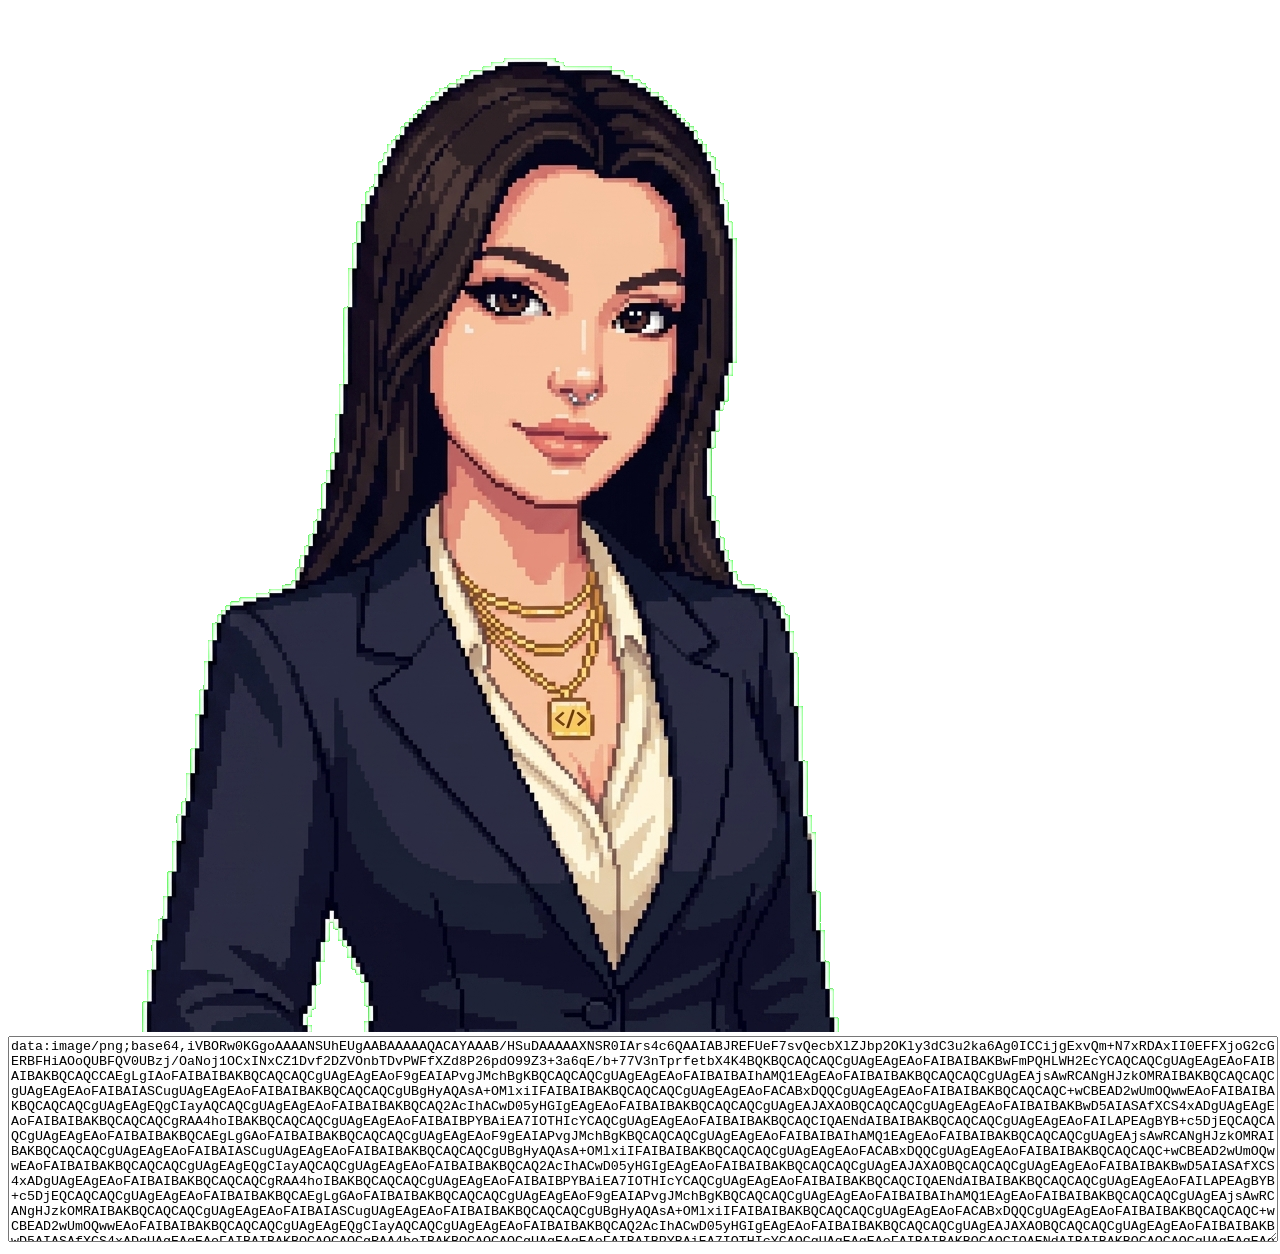
<file: remove_greenscreen.html>
<!DOCTYPE html>
<html>
<head>
  <title>Remove Greenscreen</title>
</head>
<body>
  <canvas id="canvas"></canvas>
  <textarea id="base64-data" style="width: 100%; height: 200px;"></textarea>
  <script>
    const img = new Image();
    img.src = 'profile_greenscreen_1783424012127.png';
    img.onload = () => {
      const canvas = document.getElementById('canvas');
      const ctx = canvas.getContext('2d');
      canvas.width = img.width;
      canvas.height = img.height;
      ctx.drawImage(img, 0, 0);
      
      const imgData = ctx.getImageData(0, 0, canvas.width, canvas.height);
      const data = imgData.data;
      
      for (let i = 0; i < data.length; i += 4) {
        const r = data[i];
        const g = data[i+1];
        const b = data[i+2];
        
        // Greenscreen keying: high G, low R, low B
        if (g > 150 && r < 100 && b < 100) {
          data[i+3] = 0; // Alpha = 0 (transparent)
        }
      }
      
      ctx.putImageData(imgData, 0, 0);
      
      const dataUrl = canvas.toDataURL('image/png');
      document.getElementById('base64-data').value = dataUrl;
    };
  </script>
</body>
</html>
</file>
<file: style.css>
/* ==========================================
   IRMAK ERTAŞ PORTFOLIO — STYLE.CSS
   ★ RETRO PIXEL / 8-BIT GAME THEME ★
   ========================================== */

/* ---- FONTS & RESET ---- */
@import url('https://fonts.googleapis.com/css2?family=Inter:wght@300;400;500;600;700;800;900&family=Press+Start+2P&family=Space+Grotesk:wght@400;500;600;700&display=swap');

*,
*::before,
*::after {
  box-sizing: border-box;
  margin: 0;
  padding: 0;
}

html {
  scroll-behavior: smooth;
  font-size: 16px;
  overflow-x: hidden;
}

body {
  font-family: 'Inter', sans-serif;
  transition: background 0.4s, color 0.4s;
  overflow-x: hidden;
  image-rendering: auto;
  cursor: default;
}

/* CRT Scanline overlay */
body::after {
  content: '';
  position: fixed;
  inset: 0;
  pointer-events: none;
  z-index: 9999;
  background: repeating-linear-gradient(
    0deg,
    rgba(0, 0, 0, 0.03) 0px,
    rgba(0, 0, 0, 0.03) 1px,
    transparent 1px,
    transparent 3px
  );
  opacity: 0.5;
}

/* CRT vignette effect */
body::before {
  content: '';
  position: fixed;
  inset: 0;
  pointer-events: none;
  z-index: 9998;
  background: radial-gradient(ellipse at center, transparent 60%, rgba(0,0,0,0.25) 100%);
}

a {
  text-decoration: none;
  color: inherit;
}

ul {
  list-style: none;
}

img {
  max-width: 100%;
}

/* Pixel selection */
::selection {
  background: var(--accent);
  color: #fff;
}

/* ---- DESIGN TOKENS ---- */
[data-theme="dark"] {
  --bg: #0a0a0f;
  --bg-alt: #0f0f1a;
  --bg-card: #13131f;
  --bg-glass: rgba(255, 255, 255, 0.04);
  --border: rgba(255, 255, 255, 0.08);
  --text: #e8e8f0;
  --text-muted: #7a7a9a;
  --text-sub: #5a5a7a;
  --accent: #7c5cfc;
  --accent2: #c084fc;
  --accent3: #38bdf8;
  --grad-1: #7c5cfc;
  --grad-2: #c084fc;
  --nav-bg: rgba(10, 10, 15, 0.92);
  --shadow: 0 4px 32px rgba(0, 0, 0, 0.5);
  --shadow-card: 0 8px 32px rgba(0, 0, 0, 0.4);
  --glow: 0 0 40px rgba(124, 92, 252, 0.3);
  --pixel-shadow: 4px 4px 0px rgba(0, 0, 0, 0.8);
  --pixel-shadow-sm: 2px 2px 0px rgba(0, 0, 0, 0.6);
  --pixel-shadow-accent: 4px 4px 0px rgba(124, 92, 252, 0.5);
  --pixel-border: rgba(255, 255, 255, 0.15);
}

[data-theme="light"] {
  --bg: #f8f7ff;
  --bg-alt: #f0eefe;
  --bg-card: #ffffff;
  --bg-glass: rgba(0, 0, 0, 0.03);
  --border: rgba(0, 0, 0, 0.08);
  --text: #1a1a2e;
  --text-muted: #6b6b8a;
  --text-sub: #9a9ab0;
  --accent: #6d3ff5;
  --accent2: #a855f7;
  --accent3: #0ea5e9;
  --grad-1: #6d3ff5;
  --grad-2: #a855f7;
  --nav-bg: rgba(248, 247, 255, 0.92);
  --shadow: 0 4px 32px rgba(0, 0, 0, 0.08);
  --shadow-card: 0 8px 32px rgba(109, 63, 245, 0.12);
  --glow: 0 0 40px rgba(109, 63, 245, 0.15);
  --pixel-shadow: 4px 4px 0px rgba(0, 0, 0, 0.15);
  --pixel-shadow-sm: 2px 2px 0px rgba(0, 0, 0, 0.1);
  --pixel-shadow-accent: 4px 4px 0px rgba(109, 63, 245, 0.3);
  --pixel-border: rgba(0, 0, 0, 0.12);
}

/* ---- UTILITY ---- */
.container {
  max-width: 1200px;
  margin: 0 auto;
  padding: 0 2rem;
}

.gradient-text {
  background: linear-gradient(135deg, var(--grad-1), var(--grad-2));
  -webkit-background-clip: text;
  -webkit-text-fill-color: transparent;
  background-clip: text;
}

.btn {
  display: inline-flex;
  align-items: center;
  gap: 0.5rem;
  padding: 0.85rem 2rem;
  border-radius: 0;
  font-weight: 600;
  font-size: 0.95rem;
  cursor: pointer;
  border: 3px solid var(--pixel-border);
  transition: transform 0.15s steps(3), box-shadow 0.15s steps(3);
  font-family: inherit;
  text-transform: uppercase;
  letter-spacing: 0.03em;
  position: relative;
}

.btn:hover {
  transform: translate(-2px, -2px);
}

.btn:active {
  transform: translate(2px, 2px);
  box-shadow: none !important;
}

.btn-primary {
  background: linear-gradient(135deg, var(--grad-1), var(--grad-2));
  color: #fff;
  box-shadow: var(--pixel-shadow-accent);
  border-color: var(--accent);
}

.btn-primary:hover {
  box-shadow: 6px 6px 0px rgba(124, 92, 252, 0.6);
}

.btn-secondary {
  background: var(--bg-glass);
  color: var(--text);
  border: 3px solid var(--pixel-border);
  box-shadow: var(--pixel-shadow-sm);
}

.btn-secondary:hover {
  background: var(--bg-card);
  border-color: var(--accent);
  box-shadow: var(--pixel-shadow);
}

.btn-full {
  width: 100%;
  justify-content: center;
}

.btn svg {
  width: 18px;
  height: 18px;
  flex-shrink: 0;
}

.section {
  padding: 6rem 0;
  background: var(--bg);
  color: var(--text);
}

.section-alt {
  background: var(--bg-alt);
}

.section-header {
  text-align: center;
  margin-bottom: 4rem;
}

.section-tag {
  display: inline-block;
  padding: 0.4rem 1.2rem;
  border-radius: 0;
  font-size: 0.7rem;
  font-weight: 600;
  font-family: 'Press Start 2P', monospace;
  background: linear-gradient(135deg, rgba(124, 92, 252, 0.15), rgba(192, 132, 252, 0.15));
  border: 2px solid rgba(124, 92, 252, 0.3);
  color: var(--accent);
  margin-bottom: 1rem;
  letter-spacing: 0.05em;
  text-transform: uppercase;
  box-shadow: var(--pixel-shadow-sm);
}

.section-title {
  font-size: clamp(2rem, 4vw, 3rem);
  font-weight: 800;
  color: var(--text);
  font-family: 'Space Grotesk', sans-serif;
}

/* ==========================================
   NAVBAR
   ========================================== */
.navbar {
  position: fixed;
  top: 0;
  left: 0;
  right: 0;
  z-index: 1000;
  background: var(--nav-bg);
  border-bottom: 3px solid var(--pixel-border);
  transition: all 0.3s steps(4);
}

.navbar.scrolled {
  box-shadow: var(--pixel-shadow);
}

.nav-container {
  max-width: 1200px;
  margin: 0 auto;
  padding: 0 2rem;
  height: 70px;
  display: flex;
  align-items: center;
  gap: 2rem;
}

.nav-logo {
  display: flex;
  align-items: center;
  gap: 0.5rem;
  font-weight: 700;
  font-size: 1.1rem;
  color: var(--text);
}

.logo-dot {
  width: 12px;
  height: 12px;
  border-radius: 0;
  background: linear-gradient(135deg, var(--grad-1), var(--grad-2));
  box-shadow: 0 0 8px var(--accent), 2px 2px 0px rgba(0,0,0,0.4);
}

.nav-links {
  display: flex;
  gap: 0.25rem;
  margin: 0 auto;
}

.nav-links a {
  padding: 0.5rem 0.9rem;
  border-radius: 0;
  font-size: 0.9rem;
  font-weight: 500;
  color: var(--text-muted);
  transition: all 0.15s steps(3);
  border: 2px solid transparent;
}

.nav-links a:hover,
.nav-links a.active {
  color: var(--accent);
  background: rgba(124, 92, 252, 0.1);
  border-color: rgba(124, 92, 252, 0.3);
}

.nav-controls {
  display: flex;
  align-items: center;
  gap: 0.75rem;
}

.lang-toggle {
  display: flex;
  align-items: center;
  gap: 0.25rem;
  padding: 0.4rem 0.85rem;
  border-radius: 0;
  border: 2px solid var(--pixel-border);
  background: var(--bg-glass);
  cursor: pointer;
  font-size: 0.8rem;
  font-weight: 700;
  font-family: inherit;
  color: var(--text);
  transition: all 0.15s steps(3);
  box-shadow: var(--pixel-shadow-sm);
}

.lang-toggle:hover {
  border-color: var(--accent);
  color: var(--accent);
  transform: translate(-1px, -1px);
  box-shadow: 3px 3px 0px rgba(124, 92, 252, 0.3);
}

.lang-active {
  color: var(--accent);
}

.lang-inactive {
  color: var(--text-sub);
}

.lang-divider {
  color: var(--border);
}

.theme-toggle {
  width: 40px;
  height: 40px;
  border-radius: 0;
  border: 2px solid var(--pixel-border);
  background: var(--bg-glass);
  cursor: pointer;
  display: flex;
  align-items: center;
  justify-content: center;
  color: var(--text-muted);
  transition: all 0.15s steps(3);
  box-shadow: var(--pixel-shadow-sm);
}

.theme-toggle:hover {
  border-color: var(--accent);
  color: var(--accent);
  transform: translate(-1px, -1px);
  box-shadow: 3px 3px 0px rgba(124, 92, 252, 0.3);
}

.theme-toggle svg {
  width: 18px;
  height: 18px;
}

[data-theme="dark"] .sun-icon {
  display: block;
}

[data-theme="dark"] .moon-icon {
  display: none;
}

[data-theme="light"] .sun-icon {
  display: none;
}

[data-theme="light"] .moon-icon {
  display: block;
}

.hamburger {
  display: none;
  flex-direction: column;
  gap: 5px;
  cursor: pointer;
  padding: 5px;
  background: none;
  border: none;
}

.hamburger span {
  display: block;
  width: 24px;
  height: 3px;
  background: var(--text);
  border-radius: 0;
  transition: all 0.2s steps(4);
}

/* ==========================================
   HERO
   ========================================== */
.hero {
  min-height: 100vh;
  display: flex;
  align-items: center;
  position: relative;
  overflow: hidden;
  background: var(--bg);
  color: var(--text);
  padding-top: 70px;
}

.hero-bg {
  position: absolute;
  inset: 0;
  pointer-events: none;
}

.hero-orb {
  position: absolute;
  border-radius: 0;
  filter: blur(60px);
  opacity: 0.3;
  animation: floatOrb 8s steps(20) infinite;
}

.orb-1 {
  width: 500px;
  height: 500px;
  background: var(--grad-1);
  top: -150px;
  right: -100px;
  animation-delay: 0s;
}

.orb-2 {
  width: 350px;
  height: 350px;
  background: var(--grad-2);
  bottom: -100px;
  left: -50px;
  animation-delay: -3s;
}

.orb-3 {
  width: 250px;
  height: 250px;
  background: var(--accent3);
  top: 40%;
  left: 35%;
  animation-delay: -5s;
  opacity: 0.15;
}

@keyframes floatOrb {

  0%,
  100% {
    transform: translate(0, 0) scale(1);
  }

  50% {
    transform: translate(30px, -30px) scale(1.05);
  }
}

.grid-overlay {
  position: absolute;
  inset: 0;
  background-image: linear-gradient(var(--pixel-border) 1px, transparent 1px), linear-gradient(90deg, var(--pixel-border) 1px, transparent 1px);
  background-size: 32px 32px;
  opacity: 0.6;
  mask-image: radial-gradient(ellipse at 50% 50%, black 30%, transparent 80%);
}

.hero-container {
  max-width: 1200px;
  margin: 0 auto;
  padding: 0 2rem;
  display: grid;
  grid-template-columns: 1fr 1fr;
  gap: 4rem;
  align-items: center;
  position: relative;
  z-index: 1;
  width: 100%;
}

.hero-badge {
  display: inline-flex;
  align-items: center;
  gap: 0.5rem;
  padding: 0.5rem 1.2rem;
  border-radius: 0;
  border: 2px solid var(--pixel-border);
  background: var(--bg-glass);
  font-size: 0.85rem;
  color: var(--text-muted);
  margin-bottom: 1.25rem;
  animation: fadeInUp 0.6s ease both;
  box-shadow: var(--pixel-shadow-sm);
}

.hero-name {
  font-size: clamp(2.8rem, 6vw, 4.5rem);
  font-weight: 900;
  line-height: 1.05;
  margin-bottom: 1rem;
  font-family: 'Space Grotesk', sans-serif;
  animation: fadeInUp 0.6s 0.1s ease both;
}

.hero-typewriter {
  font-size: clamp(1.1rem, 2.5vw, 1.5rem);
  font-weight: 600;
  color: var(--accent);
  margin-bottom: 1.5rem;
  min-height: 2em;
  animation: fadeInUp 0.6s 0.2s ease both;
  font-family: 'Press Start 2P', monospace;
  font-size: clamp(0.7rem, 1.5vw, 0.9rem);
}

.cursor {
  animation: blink 0.6s steps(1) infinite;
  font-family: monospace;
  font-weight: 400;
}

@keyframes blink {

  0%,
  100% {
    opacity: 1;
  }

  50% {
    opacity: 0;
  }
}

.hero-desc {
  font-size: 1.05rem;
  color: var(--text-muted);
  line-height: 1.75;
  margin-bottom: 2rem;
  max-width: 500px;
  animation: fadeInUp 0.6s 0.3s ease both;
}

.hero-buttons {
  display: flex;
  gap: 1rem;
  flex-wrap: wrap;
  margin-bottom: 3rem;
  animation: fadeInUp 0.6s 0.4s ease both;
}

.hero-stats {
  display: flex;
  align-items: center;
  gap: 2rem;
  animation: fadeInUp 0.6s 0.5s ease both;
}

.stat-item {
  display: flex;
  flex-direction: column;
}

.stat-num {
  font-size: 1.8rem;
  font-weight: 800;
  color: var(--text);
  font-family: 'Press Start 2P', monospace;
  font-size: 1.2rem;
  background: linear-gradient(135deg, var(--grad-1), var(--grad-2));
  -webkit-background-clip: text;
  -webkit-text-fill-color: transparent;
  background-clip: text;
}

.stat-label {
  font-size: 0.75rem;
  color: var(--text-muted);
  font-weight: 500;
}

.stat-divider {
  width: 3px;
  height: 40px;
  background: var(--pixel-border);
}

@keyframes fadeInUp {
  from {
    opacity: 0;
    transform: translateY(24px);
  }

  to {
    opacity: 1;
    transform: translateY(0);
  }
}

/* Avatar — Pixel / Square Frame */
.hero-visual {
  display: flex;
  justify-content: center;
  align-items: center;
  animation: fadeInUp 0.8s 0.2s ease both;
}

.avatar-wrapper {
  position: relative;
  width: 380px;
  height: 380px;
  display: flex;
  align-items: center;
  justify-content: center;
}

/* ---- 3D ANIMATED MOR PLUMBOB (SIMS CRYSTAL) — güncellenmiş ---- */
.plumbob-wrapper {
  position: absolute;
  top: -2px;           
  left: 52%;
  transform: translateX(-50%);
  z-index: 10;
  pointer-events: none;
  display: flex;
  flex-direction: column;
  align-items: center;
  perspective: 400px;
}

.plumbob-3d {
  width: 70px;     
  height: 70px;             
  transform-style: preserve-3d;
  animation: plumbobFloat 2.4s ease-in-out infinite,
             plumbobSpin3D 5s linear infinite,
             plumbobBlinkGlow 1.2s ease-in-out infinite alternate;
}

@keyframes plumbobFloat {
  0%, 100% { transform: translateY(0); }
  50% { transform: translateY(-8px); }   /* -12px yerine */
}

@keyframes plumbobBlinkGlow {
  0% {
    filter: drop-shadow(0 0 3px #c084fc) drop-shadow(0 0 8px rgba(124, 92, 252, 0.6));
    opacity: 0.85;
  }
  40% {
    filter: drop-shadow(0 0 10px #c084fc) drop-shadow(0 0 18px #7c5cfc);
    opacity: 1;
  }
  60% {
    filter: drop-shadow(0 0 2px #a855f7) drop-shadow(0 0 5px rgba(124, 92, 252, 0.35));
    opacity: 0.5;
  }
  100% {
    filter: drop-shadow(0 0 8px #c084fc) drop-shadow(0 0 14px #7c5cfc);
    opacity: 0.95;
  }
}

/* Ambient glow behind the avatar */
.avatar-glow {
  position: absolute;
  top: 50%;
  left: 50%;
  width: 320px;
  height: 320px;
  border-radius: 0;
  background: radial-gradient(circle, rgba(139, 92, 246, 0.55) 0%, rgba(99, 102, 241, 0.35) 45%, transparent 72%);
  filter: blur(60px);
  z-index: 0;
  opacity: 0.35;
  transform: translate(-50%, -50%) scale(1);
  animation: glowPulse 6s steps(10) infinite;
  pointer-events: none;
}

@keyframes glowPulse {

  0%,
  100% {
    opacity: 0.3;
    transform: translate(-50%, -50%) scale(1);
  }

  50% {
    opacity: 0.45;
    transform: translate(-50%, -50%) scale(1.06);
  }
}

/* Pixel-style square rings instead of circular orbits */
.avatar-ring {
  position: absolute;
  border-radius: 0;
  border: 2px solid;
  animation: spinPixel 12s steps(60) infinite;
  z-index: 1;
  box-shadow: 3px 3px 0px rgba(124, 92, 252, 0.15);
}

.ring-1 {
  width: 340px;
  height: 340px;
  border-color: rgba(124, 92, 252, 0.3);
  animation-duration: 12s;
}

.ring-2 {
  width: 300px;
  height: 300px;
  border-color: rgba(192, 132, 252, 0.2);
  animation-direction: reverse;
  animation-duration: 18s;
}

.ring-3 {
  width: 260px;
  height: 260px;
  border-color: rgba(56, 189, 248, 0.15);
  animation-duration: 25s;
}

@keyframes spinPixel {
  from {
    transform: rotate(0deg);
  }

  to {
    transform: rotate(360deg);
  }
}

/* Orbiting pixel particles */
.orbit-dot {
  position: absolute;
  border-radius: 0;
  background: linear-gradient(135deg, #e9d5ff, #8b5cf6 55%, #6366f1);
  pointer-events: none;
}

.orbit-dot.dot-1 {
  width: 10px;
  height: 10px;
  top: -5px;
  left: 50%;
  transform: translateX(-50%);
  box-shadow: 0 0 10px 3px rgba(139, 92, 246, 0.75), 0 0 20px 6px rgba(99, 102, 241, 0.4);
  animation: dotTwinkle 3.2s steps(6) infinite;
}

.orbit-dot.dot-2 {
  width: 8px;
  height: 8px;
  top: 50%;
  right: -4px;
  transform: translateY(-50%);
  box-shadow: 0 0 8px 2px rgba(192, 132, 252, 0.7), 0 0 16px 4px rgba(99, 102, 241, 0.35);
  animation: dotTwinkle 3.2s steps(6) infinite 1.4s;
}

@keyframes dotTwinkle {

  0%,
  100% {
    opacity: 0.65;
    filter: brightness(1);
  }

  50% {
    opacity: 1;
    filter: brightness(1.25);
  }
}

/* Square pixel avatar frame */
.avatar-img-container.popout-container {
  position: relative;
  width: 220px;
  height: 220px;
  border-radius: 0;
  overflow: visible;
  z-index: 2;
}

.popout-circle {
  position: absolute;
  inset: 0;
  border-radius: 0;
  border: 4px solid transparent;
  background: linear-gradient(var(--bg-card), var(--bg-card)) padding-box,
    linear-gradient(135deg, var(--grad-1), var(--grad-2)) border-box;
  box-shadow: var(--pixel-shadow), 0 0 20px rgba(124, 92, 252, 0.25);
  z-index: 1;
}

.popout-body-wrap {
  position: absolute;
  inset: 0;
  border-radius: 0;
  overflow: hidden;
  z-index: 2;
}

.popout-img {
  position: absolute;
  width: 100%;
  height: 100%;
  object-fit: cover;
  object-position: center 18%;
  left: 0;
  top: 0;
  transition: transform 0.2s steps(4);
  image-rendering: auto;
}

.avatar-img-container:hover .popout-img {
  transform: scale(1.08);
}

.floating-badge {
  position: absolute;
  display: flex;
  align-items: center;
  gap: 0.4rem;
  background: var(--bg-card);
  border: 2px solid var(--pixel-border);
  border-radius: 0;
  padding: 0.5rem 0.9rem;
  font-size: 0.8rem;
  font-weight: 600;
  box-shadow: var(--pixel-shadow-sm);
  z-index: 3;
  white-space: nowrap;
}

.badge-1 {
  top: 10%;
  left: -10%;
  animation: floatBadge 4s steps(12) infinite;
}

.badge-2 {
  bottom: 15%;
  right: -5%;
  animation: floatBadge 4s steps(12) infinite 2s;
}

@keyframes floatBadge {

  0%,
  100% {
    transform: translateY(0);
  }

  50% {
    transform: translateY(-8px);
  }
}

.scroll-indicator {
  position: absolute;
  bottom: 2rem;
  left: 50%;
  transform: translateX(-50%);
  animation: bounce 1.5s steps(8) infinite;
}

.scroll-arrow {
  width: 20px;
  height: 20px;
  border-right: 3px solid var(--text-muted);
  border-bottom: 3px solid var(--text-muted);
  transform: rotate(45deg);
}

@keyframes bounce {

  0%,
  100% {
    transform: translateX(-50%) translateY(0);
  }

  50% {
    transform: translateX(-50%) translateY(8px);
  }
}

/* ==========================================
   ABOUT
   ========================================== */
.about-grid {
  display: grid;
  grid-template-columns: 1fr 1fr;
  gap: 4rem;
  align-items: center;
}

.about-text p {
  color: var(--text-muted);
  line-height: 1.8;
  margin-bottom: 1.25rem;
  font-size: 1rem;
}

.about-info-cards {
  display: grid;
  grid-template-columns: 1fr 1fr;
  gap: 1rem;
  margin-top: 2rem;
}

.info-card {
  display: flex;
  align-items: center;
  gap: 0.75rem;
  padding: 1rem 1.25rem;
  background: var(--bg-glass);
  border: 2px solid var(--pixel-border);
  border-radius: 0;
  transition: border-color 0.15s steps(3), transform 0.15s steps(3), box-shadow 0.15s steps(3);
  box-shadow: var(--pixel-shadow-sm);
}

.info-card:hover {
  border-color: var(--accent);
  transform: translate(-2px, -2px);
  box-shadow: 4px 4px 0px rgba(124, 92, 252, 0.3);
}

.info-icon {
  font-size: 1.4rem;
}

.info-label {
  display: block;
  font-size: 0.7rem;
  color: var(--text-sub);
  text-transform: uppercase;
  letter-spacing: 0.05em;
  font-weight: 600;
}

.info-value {
  display: block;
  font-size: 0.9rem;
  color: var(--text);
  font-weight: 600;
}

/* Code Card — Retro Terminal */
.code-card {
  border-radius: 0;
  overflow: hidden;
  border: 3px solid var(--pixel-border);
  box-shadow: var(--pixel-shadow);
  background: var(--bg-card);
}

.code-header {
  display: flex;
  align-items: center;
  gap: 0.5rem;
  padding: 0.85rem 1.25rem;
  background: rgba(0, 0, 0, 0.2);
  border-bottom: 2px solid var(--pixel-border);
}

.code-dot {
  width: 12px;
  height: 12px;
  border-radius: 0;
}

.code-dot.red {
  background: #ff5f57;
  box-shadow: 1px 1px 0px rgba(0,0,0,0.3);
}

.code-dot.yellow {
  background: #febc2e;
  box-shadow: 1px 1px 0px rgba(0,0,0,0.3);
}

.code-dot.green {
  background: #28c840;
  box-shadow: 1px 1px 0px rgba(0,0,0,0.3);
}

.code-filename {
  margin-left: 0.5rem;
  font-size: 0.7rem;
  color: var(--text-sub);
  font-family: 'Press Start 2P', monospace;
}

.code-body {
  padding: 1.5rem;
  font-family: 'Courier New', monospace;
  font-size: 0.83rem;
  line-height: 1.75;
  overflow-x: auto;
}

.c-purple {
  color: #bd93f9;
}

.c-blue {
  color: #8be9fd;
}

.c-green {
  color: #50fa7b;
}

.c-pink {
  color: #ff00cc;
}

.c-orange {
  color: #ffb86c;
}

/* ==========================================
   SKILLS
   ========================================== */
.skills-grid {
  display: grid;
  grid-template-columns: repeat(2, 1fr);
  gap: 1.5rem;
}

.skill-card {
  display: flex;
  align-items: center;
  gap: 1.25rem;
  padding: 1.5rem;
  background: var(--bg-card);
  border: 2px solid var(--pixel-border);
  border-radius: 0;
  transition: transform 0.15s steps(3), border-color 0.15s steps(3), box-shadow 0.15s steps(3);
  box-shadow: var(--pixel-shadow-sm);
}

.skill-card:hover {
  transform: translate(-3px, -3px);
  border-color: var(--accent);
  box-shadow: 6px 6px 0px rgba(124, 92, 252, 0.25);
}

.skill-icon-wrap {
  width: 52px;
  height: 52px;
  border-radius: 0;
  display: flex;
  align-items: center;
  justify-content: center;
  flex-shrink: 0;
  color: var(--c, var(--accent));
  background: color-mix(in srgb, var(--c, var(--accent)) 15%, transparent);
  border: 2px solid color-mix(in srgb, var(--c, var(--accent)) 30%, transparent);
  box-shadow: 2px 2px 0px color-mix(in srgb, var(--c, var(--accent)) 20%, transparent);
}

.skill-icon-wrap svg {
  width: 28px;
  height: 28px;
}

.skill-info {
  flex: 1;
}

.skill-name-row {
  display: flex;
  justify-content: space-between;
  align-items: center;
  margin-bottom: 0.75rem;
}

.skill-name {
  font-weight: 600;
  color: var(--text);
  font-size: 0.95rem;
}

.skill-proj {
  font-size: 0.78rem;
  color: var(--text-muted);
  font-weight: 500;
  background: var(--bg-glass);
  border: 2px solid var(--pixel-border);
  border-radius: 0;
  padding: 0.15rem 0.6rem;
  white-space: nowrap;
}

.skill-bar {
  height: 8px;
  background: var(--bg-glass);
  border-radius: 0;
  overflow: hidden;
  border: 1px solid var(--pixel-border);
}

.skill-fill {
  height: 100%;
  width: 0;
  border-radius: 0;
  background: linear-gradient(90deg, var(--c, var(--accent)), color-mix(in srgb, var(--c, var(--accent)) 70%, white));
  transition: width 1.2s steps(20);
  /* Pixel segmented look */
  background-size: 8px 100%;
  background-image:
    linear-gradient(90deg, var(--c, var(--accent)) 6px, rgba(0,0,0,0.15) 6px, rgba(0,0,0,0.15) 8px);
}


/* ==========================================
   EDUCATION / TIMELINE
   ========================================== */
.timeline {
  max-width: 700px;
  margin: 0 auto;
  position: relative;
}

.timeline::before {
  content: '';
  position: absolute;
  left: 18px;
  top: 0;
  bottom: 0;
  width: 3px;
  background: linear-gradient(to bottom, var(--grad-1), var(--grad-2), transparent);
}

.timeline-item {
  display: flex;
  gap: 2rem;
  margin-bottom: 3rem;
  position: relative;
}

/* Square pixel dot instead of circle */
.timeline-dot {
  width: 38px;
  height: 38px;
  border-radius: 0;
  background: linear-gradient(135deg, var(--grad-1), var(--grad-2));
  flex-shrink: 0;
  display: flex;
  align-items: center;
  justify-content: center;
  z-index: 1;
  box-shadow: 0 0 0 4px var(--bg), var(--pixel-shadow-sm);
  border: 2px solid rgba(255,255,255,0.1);
}

.timeline-dot::after {
  content: '';
  width: 10px;
  height: 10px;
  border-radius: 0;
  background: white;
}

.timeline-card {
  flex: 1;
  padding: 1.75rem;
  background: var(--bg-card);
  border: 2px solid var(--pixel-border);
  border-radius: 0;
  transition: border-color 0.15s steps(3), box-shadow 0.15s steps(3), transform 0.15s steps(3);
  box-shadow: var(--pixel-shadow-sm);
}

.timeline-card:hover {
  border-color: var(--accent);
  box-shadow: 5px 5px 0px rgba(124, 92, 252, 0.25);
  transform: translate(-2px, -2px);
}

.timeline-badge {
  display: inline-block;
  padding: 0.25rem 0.8rem;
  border-radius: 0;
  font-size: 0.65rem;
  font-weight: 600;
  font-family: 'Press Start 2P', monospace;
  background: linear-gradient(135deg, rgba(124, 92, 252, 0.15), rgba(192, 132, 252, 0.15));
  border: 2px solid rgba(124, 92, 252, 0.3);
  color: var(--accent);
  margin-bottom: 0.75rem;
  box-shadow: var(--pixel-shadow-sm);
}

.timeline-badge.complete {
  background: rgba(34, 197, 94, 0.1);
  border-color: rgba(34, 197, 94, 0.3);
  color: #22c55e;
}

.timeline-card h3 {
  font-size: 1.2rem;
  font-weight: 700;
  color: var(--text);
  margin-bottom: 0.35rem;
  font-family: 'Space Grotesk', sans-serif;
}

.timeline-org {
  color: var(--accent);
  font-weight: 600;
  font-size: 0.9rem;
  margin-bottom: 0.25rem;
}

.timeline-date {
  color: var(--text-sub);
  font-size: 0.8rem;
  margin-bottom: 0.75rem;
}

.timeline-desc {
  color: var(--text-muted);
  font-size: 0.9rem;
  line-height: 1.65;
}

/* ==========================================
   PROJECTS
   ========================================== */
.projects-filter {
  display: flex;
  justify-content: center;
  gap: 0.75rem;
  margin-bottom: 3rem;
  flex-wrap: wrap;
}

.filter-btn {
  padding: 0.55rem 1.4rem;
  border-radius: 0;
  border: 2px solid var(--pixel-border);
  background: var(--bg-glass);
  color: var(--text-muted);
  font-weight: 600;
  font-size: 0.88rem;
  cursor: pointer;
  font-family: inherit;
  transition: all 0.15s steps(3);
  box-shadow: var(--pixel-shadow-sm);
  text-transform: uppercase;
}

.filter-btn:hover,
.filter-btn.active {
  background: linear-gradient(135deg, var(--grad-1), var(--grad-2));
  border-color: var(--accent);
  color: white;
  box-shadow: 3px 3px 0px rgba(124, 92, 252, 0.5);
  transform: translate(-1px, -1px);
}

.projects-grid {
  display: grid;
  grid-template-columns: repeat(2, 1fr);
  gap: 1.75rem;
}

.project-card {
  background: var(--bg-card);
  border: 3px solid var(--pixel-border);
  border-radius: 0;
  overflow: hidden;
  transition: transform 0.15s steps(3), box-shadow 0.15s steps(3), border-color 0.15s steps(3);
  box-shadow: var(--pixel-shadow);
}

.project-card:hover {
  transform: translate(-4px, -4px);
  box-shadow: 8px 8px 0px rgba(124, 92, 252, 0.3);
  border-color: var(--accent);
}

.project-card.hidden {
  display: none;
}

.project-img-wrap {
  position: relative;
  height: 200px;
  overflow: hidden;
  border-bottom: 3px solid var(--pixel-border);
}

.project-img-placeholder {
  width: 100%;
  height: 100%;
  display: flex;
  align-items: center;
  justify-content: center;
  transition: transform 0.3s steps(6);
}

.project-img {
  width: 100%;
  height: 100%;
  object-fit: cover;
  background: var(--bg-card);
  transition: transform 0.3s steps(6);
}

.project-img-contain {
  object-fit: contain;
  background: #ffffff;
}

.project-card:hover .project-img-placeholder,
.project-card:hover .project-img {
  transform: scale(1.05);
}

.proj-emoji {
  font-size: 4rem;
}

.project-overlay {
  position: absolute;
  inset: 0;
  background: rgba(0, 0, 0, 0.7);
  display: flex;
  align-items: center;
  justify-content: center;
  opacity: 0;
  transition: opacity 0.2s steps(4);
}

.project-card:hover .project-overlay {
  opacity: 1;
}

.proj-link {
  display: flex;
  align-items: center;
  gap: 0.5rem;
  padding: 0.65rem 1.4rem;
  background: white;
  color: #111;
  border-radius: 0;
  font-weight: 700;
  font-size: 0.85rem;
  border: 3px solid #111;
  box-shadow: 3px 3px 0px rgba(0,0,0,0.5);
  transition: transform 0.15s steps(3), box-shadow 0.15s steps(3);
}

.proj-link:hover {
  transform: translate(-2px, -2px);
  box-shadow: 5px 5px 0px rgba(0,0,0,0.5);
}

.proj-link svg {
  width: 14px;
  height: 14px;
}

.project-info {
  padding: 1.5rem;
}

.project-tags {
  display: flex;
  gap: 0.5rem;
  margin-bottom: 0.75rem;
}

.tag {
  padding: 0.2rem 0.7rem;
  border-radius: 0;
  font-size: 0.65rem;
  font-weight: 700;
  font-family: 'Press Start 2P', monospace;
  box-shadow: var(--pixel-shadow-sm);
}

.tag-mobile {
  background: rgba(167, 139, 250, 0.15);
  color: #a78bfa;
  border: 2px solid rgba(167, 139, 250, 0.3);
}

.tag-web {
  background: rgba(59, 130, 246, 0.15);
  color: #60a5fa;
  border: 2px solid rgba(59, 130, 246, 0.3);
}

.tag-game {
  background: rgba(52, 211, 153, 0.15);
  color: #34d399;
  border: 2px solid rgba(52, 211, 153, 0.3);
}

.project-title {
  font-size: 1.1rem;
  font-weight: 700;
  color: var(--text);
  margin-bottom: 0.5rem;
  font-family: 'Space Grotesk', sans-serif;
}

.project-desc {
  font-size: 0.88rem;
  color: var(--text-muted);
  line-height: 1.6;
  margin-bottom: 1rem;
}

.project-tech {
  display: flex;
  gap: 0.5rem;
  flex-wrap: wrap;
}

.project-tech span {
  padding: 0.2rem 0.65rem;
  border-radius: 0;
  font-size: 0.75rem;
  font-weight: 600;
  background: var(--bg-glass);
  border: 2px solid var(--pixel-border);
  color: var(--text-muted);
  box-shadow: 1px 1px 0px rgba(0,0,0,0.15);
}

/* ==========================================
   CERTIFICATES
   ========================================== */
.certs-grid {
  display: grid;
  grid-template-columns: repeat(2, 1fr);
  gap: 1.25rem;
}

.cert-card {
  display: flex;
  align-items: center;
  gap: 1.25rem;
  padding: 1.5rem;
  background: var(--bg-card);
  border: 2px solid var(--pixel-border);
  border-radius: 0;
  transition: transform 0.15s steps(3), border-color 0.15s steps(3), box-shadow 0.15s steps(3);
  box-shadow: var(--pixel-shadow-sm);
}

.cert-card:hover {
  transform: translate(-3px, -3px);
  border-color: var(--accent);
  box-shadow: 5px 5px 0px rgba(124, 92, 252, 0.25);
}

.cert-icon {
  font-size: 2rem;
  flex-shrink: 0;
}

.cert-info {
  flex: 1;
}

.cert-info h4 {
  font-size: 0.95rem;
  font-weight: 700;
  color: var(--text);
  margin-bottom: 0.25rem;
}

.cert-info p {
  font-size: 0.82rem;
  color: var(--text-muted);
  margin-bottom: 0.25rem;
}

.cert-date {
  font-size: 0.75rem;
  color: var(--text-sub);
}

.cert-link {
  font-size: 0.82rem;
  color: var(--accent);
  font-weight: 600;
  white-space: nowrap;
  transition: color 0.2s;
}

.cert-link:hover {
  color: var(--accent2);
}

/* ==========================================
   CONTACT
   ========================================== */
.contact-wrapper {
  display: grid;
  grid-template-columns: 1fr 1.5fr;
  gap: 4rem;
  align-items: start;
}

.contact-intro {
  color: var(--text-muted);
  line-height: 1.75;
  margin-bottom: 2rem;
  font-size: 1rem;
}

.social-links {
  display: flex;
  flex-direction: column;
  gap: 0.75rem;
}

.social-btn {
  display: flex;
  align-items: center;
  gap: 0.75rem;
  padding: 0.85rem 1.25rem;
  border-radius: 0;
  border: 2px solid var(--pixel-border);
  background: var(--bg-glass);
  font-weight: 600;
  font-size: 0.9rem;
  color: var(--text);
  transition: all 0.15s steps(3);
  box-shadow: var(--pixel-shadow-sm);
}

.social-btn svg {
  width: 18px;
  height: 18px;
  color: var(--accent);
  flex-shrink: 0;
}

.social-btn:hover {
  border-color: var(--accent);
  background: rgba(124, 92, 252, 0.08);
  transform: translate(-2px, -2px);
  box-shadow: 4px 4px 0px rgba(124, 92, 252, 0.3);
}

.contact-form {
  display: flex;
  flex-direction: column;
  gap: 1.25rem;
}

.form-row {
  display: grid;
  grid-template-columns: 1fr 1fr;
  gap: 1.25rem;
}

.form-group {
  display: flex;
  flex-direction: column;
  gap: 0.5rem;
}

.form-group label {
  font-size: 0.85rem;
  font-weight: 600;
  color: var(--text);
  text-transform: uppercase;
  letter-spacing: 0.03em;
}

.form-group input,
.form-group textarea {
  padding: 0.85rem 1.1rem;
  border-radius: 0;
  border: 2px solid var(--pixel-border);
  background: var(--bg-glass);
  color: var(--text);
  font-family: inherit;
  font-size: 0.9rem;
  transition: border-color 0.15s steps(3), box-shadow 0.15s steps(3);
  outline: none;
  resize: vertical;
  box-shadow: inset 2px 2px 0px rgba(0,0,0,0.1);
}

.form-group input:focus,
.form-group textarea:focus {
  border-color: var(--accent);
  box-shadow: inset 2px 2px 0px rgba(0,0,0,0.1), 0 0 0 2px rgba(124, 92, 252, 0.2);
}

.form-group input::placeholder,
.form-group textarea::placeholder {
  color: var(--text-sub);
}

/* ==========================================
   FOOTER
   ========================================== */
.footer {
  background: var(--bg);
  border-top: 3px solid var(--pixel-border);
  padding: 2rem 0;
}

.footer-content {
  display: flex;
  justify-content: space-between;
  align-items: center;
}

.footer-copy,
.footer-made {
  font-size: 0.85rem;
  color: var(--text-muted);
}

/* ==========================================
   SCROLL ANIMATIONS
   ========================================== */
.reveal {
  opacity: 0;
  transform: translateY(30px);
  transition: opacity 0.5s steps(8), transform 0.5s steps(8);
}

.reveal.visible {
  opacity: 1;
  transform: translateY(0);
}

/* ==========================================
   RESPONSIVE
   ========================================== */
@media (max-width: 1024px) {
  .hero-container {
    grid-template-columns: 1fr;
    text-align: center;
  }

  .hero-visual {
    display: flex;
    margin-bottom: 2.5rem;
    order: -1;
  }

  .avatar-wrapper {
    width: 260px;
    height: 260px;
  }
  
  .plumbob-wrapper {
    top: 2px;
  }

  .plumbob-3d {
    width: 48px;
    height: 48px;
  }

  .avatar-glow {
    width: 220px;
    height: 220px;
  }

  .ring-1 {
    width: 230px;
    height: 230px;
  }

  .ring-2 {
    width: 200px;
    height: 200px;
  }

  .ring-3 {
    width: 170px;
    height: 170px;
  }

  .avatar-img-container.popout-container {
    width: 150px;
    height: 150px;
  }

  .hero-desc {
    max-width: none;
  }

  .hero-buttons {
    justify-content: center;
  }

  .hero-stats {
    justify-content: center;
  }

  .about-grid {
    grid-template-columns: 1fr;
  }

  .skills-grid {
    grid-template-columns: repeat(2, 1fr);
  }

  .projects-grid {
    grid-template-columns: 1fr;
  }

  .certs-grid {
    grid-template-columns: 1fr;
  }

  .contact-wrapper {
    grid-template-columns: 1fr;
  }
}

@media (max-width: 768px) {
  .nav-links {
    display: none;
    position: fixed;
    top: 70px;
    left: 0;
    right: 0;
    background: var(--nav-bg);
    flex-direction: column;
    padding: 1rem;
    border-bottom: 3px solid var(--pixel-border);
  }

  .nav-links.open {
    display: flex;
  }

  .hamburger {
    display: flex;
  }

  .about-info-cards {
    grid-template-columns: 1fr;
  }

  .form-row {
    grid-template-columns: 1fr;
  }

  .footer-content {
    flex-direction: column;
    gap: 0.5rem;
    text-align: center;
  }

  .hero-stats {
    flex-direction: column;
    gap: 1rem;
    align-items: center;
  }

  .stat-divider {
    display: none;
  }

  .skills-grid {
    grid-template-columns: 1fr;
  }
}

/* ==========================================
   PROJECT MODAL STYLE
   ========================================== */
.project-modal {
  position: fixed;
  inset: 0;
  z-index: 1000;
  display: flex;
  align-items: center;
  justify-content: center;
  opacity: 0;
  pointer-events: none;
  transition: opacity 0.2s steps(4);
}

.project-modal.active {
  opacity: 1;
  pointer-events: all;
}

.modal-backdrop {
  position: absolute;
  inset: 0;
  background: rgba(10, 10, 12, 0.7);
}

.modal-content {
  position: relative;
  width: 90%;
  max-width: 800px;
  max-height: 85vh;
  background: var(--bg-card);
  border: 3px solid var(--pixel-border);
  border-radius: 0;
  display: flex;
  flex-direction: column;
  z-index: 1001;
  box-shadow: 8px 8px 0px rgba(0, 0, 0, 0.5);
  transform: scale(0.9);
  transition: transform 0.2s steps(6);
  padding: 4rem 2.5rem 2.5rem 2.5rem;
  overflow: hidden;
}

.project-modal.active .modal-content {
  transform: scale(1);
}

.modal-close {
  position: absolute;
  top: 1.25rem;
  right: 1.25rem;
  width: 36px;
  height: 36px;
  border-radius: 0;
  border: 2px solid var(--pixel-border);
  background: var(--bg-glass);
  color: var(--text);
  font-size: 1.5rem;
  line-height: 1;
  cursor: pointer;
  display: flex;
  align-items: center;
  justify-content: center;
  transition: all 0.15s steps(3);
  box-shadow: var(--pixel-shadow-sm);
  z-index: 1002;
}

.modal-close:hover {
  background: var(--accent);
  color: white;
  border-color: var(--accent);
  transform: translate(-1px, -1px);
  box-shadow: 3px 3px 0px rgba(124, 92, 252, 0.4);
}

.modal-body {
  display: flex;
  flex-direction: column;
  overflow-y: auto;
  flex: 1;
}

.modal-gallery {
  position: relative;
  border-radius: 0;
  overflow: hidden;
  height: auto;
  background: #141416;
  border: 2px solid var(--pixel-border);
  display: flex;
  flex-direction: column;
  box-shadow: var(--pixel-shadow-sm);
  margin-bottom: 2rem;
  flex-shrink: 0;
}

.browser-header {
  height: 28px;
  background: #1e1e24;
  display: flex;
  align-items: center;
  padding: 0 12px;
  gap: 6px;
  border-bottom: 2px solid rgba(255, 255, 255, 0.08);
  flex-shrink: 0;
}

.browser-dot {
  width: 10px;
  height: 10px;
  border-radius: 0;
}

.browser-dot.red {
  background: #ff5f56;
}

.browser-dot.yellow {
  background: #ffbd2e;
}

.browser-dot.green {
  background: #27c93f;
}

.modal-slider-container {
  position: relative;
  width: 100%;
  overflow: hidden;
}

.modal-slider {
  width: 100%;
  display: flex;
}

.modal-slider img,
.modal-slider video {
  width: 100%;
  height: auto;
  display: block;
  flex-shrink: 0;
}

.slider-arrows {
  position: absolute;
  bottom: 0.75rem;
  right: 0.75rem;
  display: flex;
  gap: 0.5rem;
  pointer-events: none;
  z-index: 10;
}

.slider-arrow {
  width: 32px;
  height: 32px;
  border-radius: 0;
  border: 2px solid rgba(255,255,255,0.3);
  background: rgba(0, 0, 0, 0.7);
  color: white;
  font-size: 1.2rem;
  display: flex;
  align-items: center;
  justify-content: center;
  cursor: pointer;
  pointer-events: auto;
  transition: all 0.15s steps(3);
  box-shadow: 2px 2px 0px rgba(0,0,0,0.5);
}

.slider-arrow:hover {
  background: var(--accent);
  border-color: var(--accent);
}

.modal-details {
  display: flex;
  flex-direction: column;
  gap: 1rem;
  flex-shrink: 0;
}

.modal-title {
  font-size: 1.4rem;
  font-weight: 800;
  font-family: 'Space Grotesk', sans-serif;
  color: var(--text);
}

.modal-tech {
  display: flex;
  gap: 0.5rem;
  flex-wrap: wrap;
}

.modal-tech span {
  padding: 0.25rem 0.75rem;
  border-radius: 0;
  font-size: 0.75rem;
  font-weight: 600;
  background: var(--bg-glass);
  border: 2px solid var(--pixel-border);
  color: var(--accent);
  box-shadow: 1px 1px 0px rgba(0,0,0,0.15);
}

.modal-desc {
  font-size: 0.88rem;
  color: var(--text-muted);
  line-height: 1.6;
}

.modal-features-section h4 {
  font-size: 0.95rem;
  font-weight: 700;
  color: var(--text);
  margin-bottom: 0.5rem;
  font-family: 'Space Grotesk', sans-serif;
}

.modal-features-list {
  list-style: none;
  padding: 0;
  margin: 0;
  display: flex;
  flex-direction: column;
  gap: 0.4rem;
}

.modal-features-list li {
  font-size: 0.85rem;
  color: var(--text-muted);
  position: relative;
  padding-left: 1.25rem;
}

.modal-features-list li::before {
  content: "▸";
  position: absolute;
  left: 0;
  color: var(--accent);
  font-family: monospace;
}

/* Modal Responsive */
@media (max-width: 768px) {
  .modal-body {
    gap: 1.5rem;
  }

  .modal-content {
    padding: 3.5rem 1.5rem 1.5rem 1.5rem;
    max-height: 90vh;
  }
}
</file>
